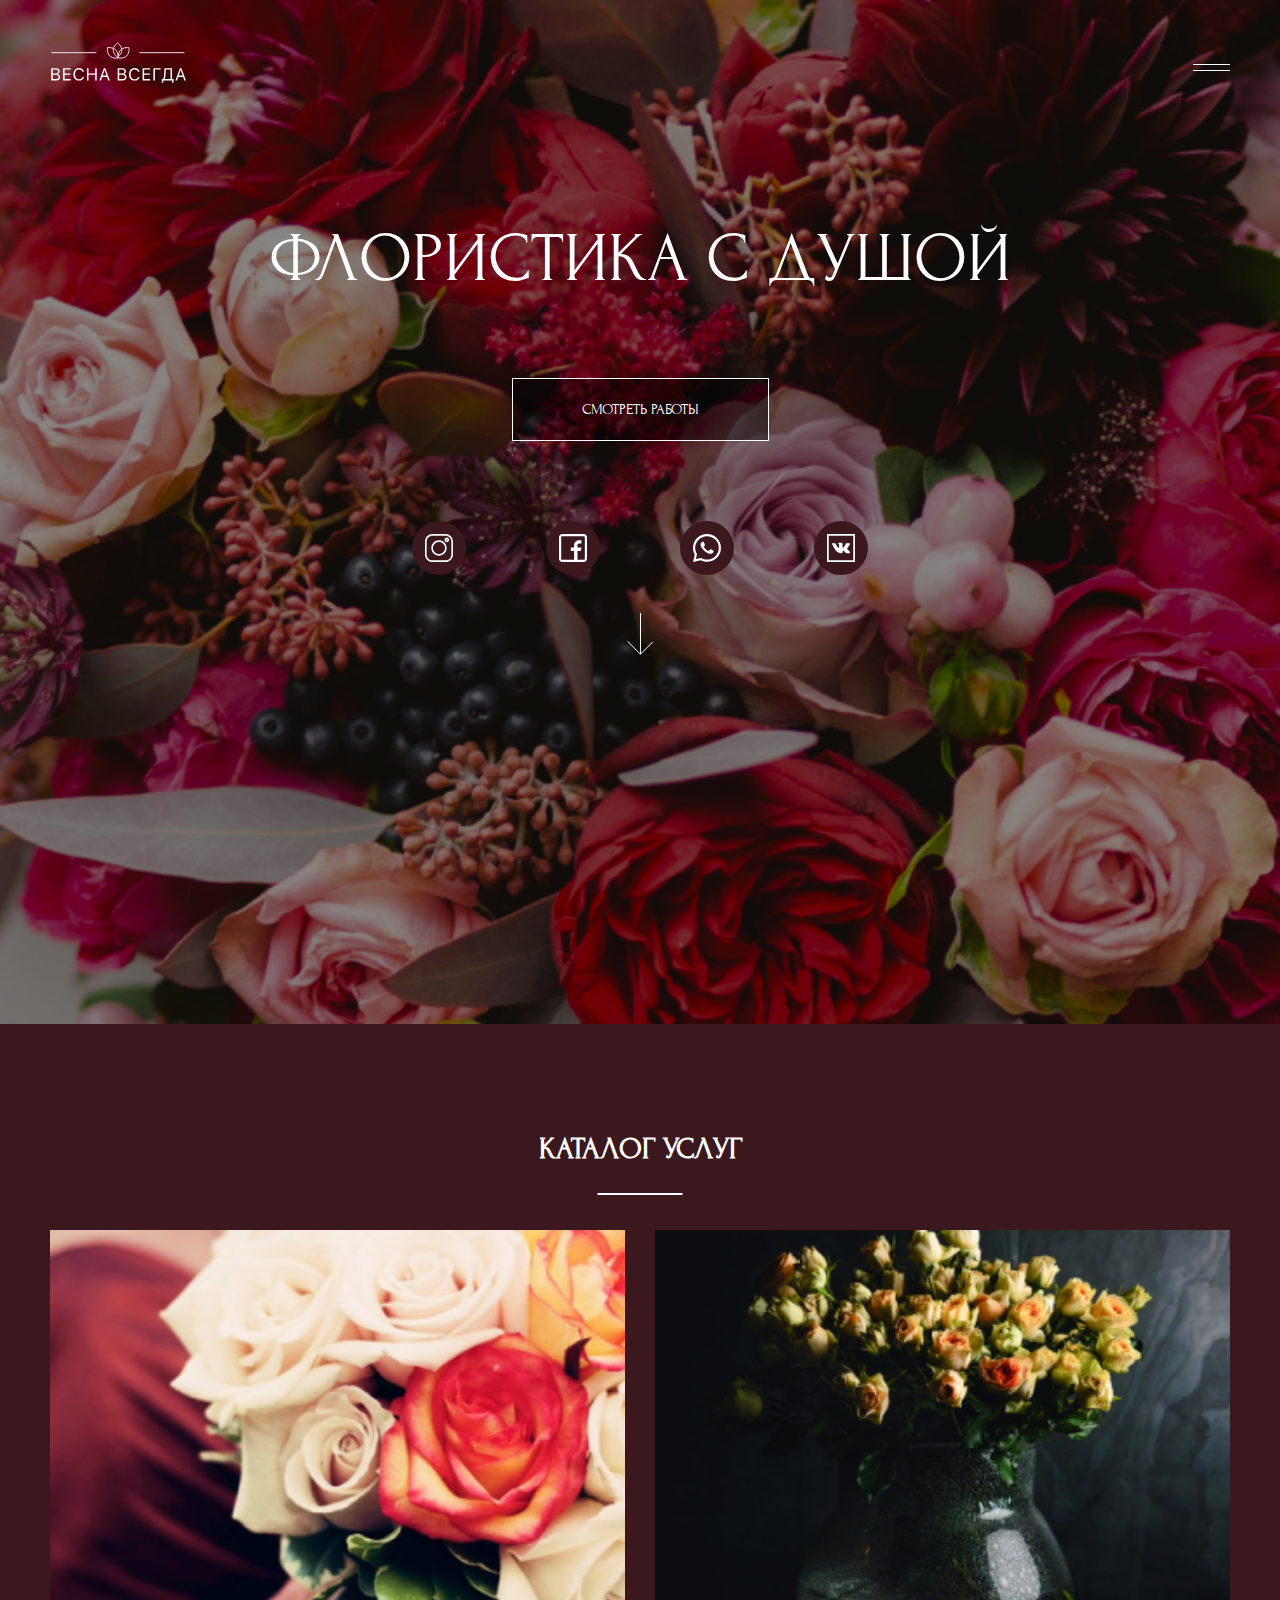
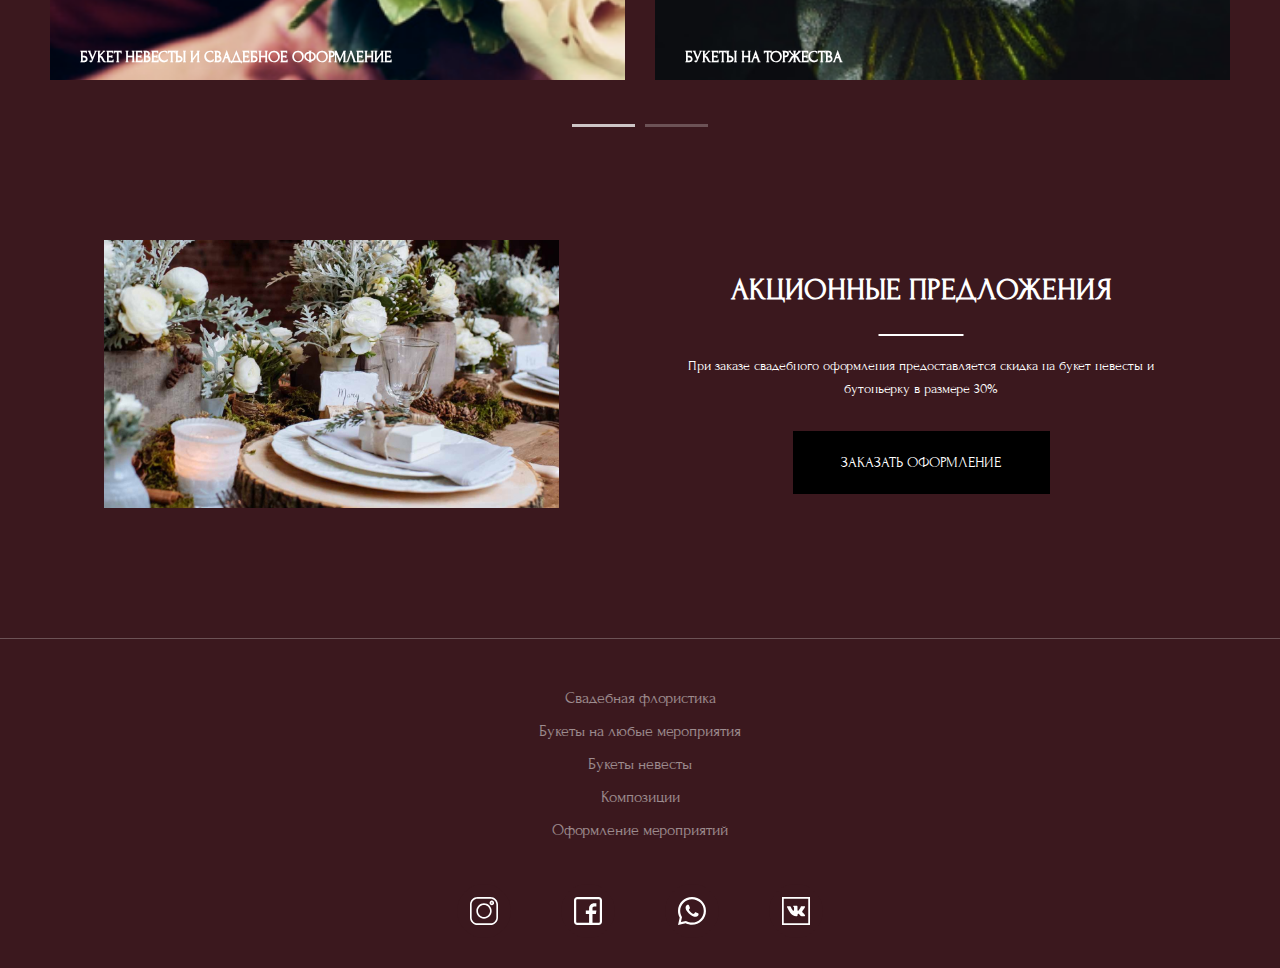
<file: index.html>
<!DOCTYPE html>
<html lang="ru">

<head>
    <meta charset="UTF-8">
    <meta name="viewport" content="width=device-width, initial-scale=1.0">
    <meta http-equiv="X-UA-Compatible" content="ie=edge">
    <link rel="stylesheet" href="style/normalize.css">
    <link rel="stylesheet" href="style/fonts.css">
    <link rel="stylesheet" href="style/style.css">
    <link rel="stylesheet" href="js/slick/slick.css">
    <link rel="stylesheet" href="js/slick/slick-theme.css">
    <title>Фото студия Весна Всегда</title>
</head>

<body>
    <h1 class="visual-hidden">Фото студия Весна Всегда</h1>
    <header class="main_header">
        <div class="wrapper">
            <a href="#" class="page_logo">
                <img src="img/logo.svg" alt="Всегда весна логотип">
            </a>
            <a href="#" class="menu">
                <span class="menu_burger"></span>
                Меню
            </a>
            <nav class="main_nav">
                <a href="#" class="menu_logo">
                    <img src="img/logo.svg" alt="Всегда весна логотип">
                </a>
                <ul class="menu_list ">
                    <li class="menu_item">
                        <a href="waddings.html">свадебная флористика</a>
                    </li>
                    <li class="menu_item">
                        <a href="celebrations.html">букеты на любые мероприятия</a>
                    </li>
                    <li class="menu_item">
                        <a href="composition.html">композиции</a>
                    </li>
                    <li class="menu_item">
                        <a href="party.html">оформление мероприятий</a>
                    </li>
                </ul>
                <button type="button" class="menu_close">Закрыть меню</button>
            </nav>
        </div>
    </header>
    <main>
        <section class="main_block">
            <div class="wrapper">
                <h2 class="main_title">
                    Флористика с душой
                </h2>
                <a href="#" class="btn main_btn main_btn--scroll" data-goto="#work_list">Смотреть работы</a>
                <ul class="social_list">
                    <li class="social_item">
                        <a href="#" class="social_link social_link-inst">
                            <svg xmlns="http://www.w3.org/2000/svg" version="1.1"
                                xmlns:xlink="http://www.w3.org/1999/xlink" 
                                width="25" height="25" x="0" y="0" viewBox="0 0 512.00096 512.00096"
                                style="enable-background:new 0 0 512 512" xml:space="preserve" class="">
                                <g>
                                    <path xmlns="http://www.w3.org/2000/svg"
                                        d="m373.40625 0h-234.8125c-76.421875 0-138.59375 62.171875-138.59375 138.59375v234.816406c0 76.417969 62.171875 138.589844 138.59375 138.589844h234.816406c76.417969 0 138.589844-62.171875 138.589844-138.589844v-234.816406c0-76.421875-62.171875-138.59375-138.59375-138.59375zm108.578125 373.410156c0 59.867188-48.707031 108.574219-108.578125 108.574219h-234.8125c-59.871094 0-108.578125-48.707031-108.578125-108.574219v-234.816406c0-59.871094 48.707031-108.578125 108.578125-108.578125h234.816406c59.867188 0 108.574219 48.707031 108.574219 108.578125zm0 0"
                                        fill="#ffffff" data-original="#000000" class="social_svg"></path>
                                    <path xmlns="http://www.w3.org/2000/svg"
                                        d="m256 116.003906c-77.195312 0-139.996094 62.800782-139.996094 139.996094s62.800782 139.996094 139.996094 139.996094 139.996094-62.800782 139.996094-139.996094-62.800782-139.996094-139.996094-139.996094zm0 249.976563c-60.640625 0-109.980469-49.335938-109.980469-109.980469 0-60.640625 49.339844-109.980469 109.980469-109.980469 60.644531 0 109.980469 49.339844 109.980469 109.980469 0 60.644531-49.335938 109.980469-109.980469 109.980469zm0 0"
                                        fill="#ffffff" data-original="#000000" class="social_svg"></path>
                                    <path xmlns="http://www.w3.org/2000/svg"
                                        d="m399.34375 66.285156c-22.8125 0-41.367188 18.558594-41.367188 41.367188 0 22.8125 18.554688 41.371094 41.367188 41.371094s41.371094-18.558594 41.371094-41.371094-18.558594-41.367188-41.371094-41.367188zm0 52.71875c-6.257812 0-11.351562-5.09375-11.351562-11.351562 0-6.261719 5.09375-11.351563 11.351562-11.351563 6.261719 0 11.355469 5.089844 11.355469 11.351563 0 6.257812-5.09375 11.351562-11.355469 11.351562zm0 0"
                                        fill="#ffffff" data-original="#000000" class="social_svg"></path>
                                </g>
                            </svg>
                            Instagram
                        </a>
                    </li>
                    <li class="social_item">
                        <a href="#" class="social_link social_link-fb">
                            <svg xmlns="http://www.w3.org/2000/svg" version="1.1"
                                xmlns:xlink="http://www.w3.org/1999/xlink" 
                                width="25" height="25" x="0" y="0" viewBox="0 0 512 512"
                                style="enable-background:new 0 0 512 512" xml:space="preserve" class="social_svg">
                                <g>
                                    <path
                                        d="M452,0H60C26.916,0,0,26.916,0,60v392c0,33.084,26.916,60,60,60h392c33.084,0,60-26.916,60-60V60    C512,26.916,485.084,0,452,0z M472,452c0,11.028-8.972,20-20,20H338V309h61.79L410,247h-72v-43c0-16.975,13.025-30,30-30h41v-62    h-41c-50.923,0-91.978,41.25-91.978,92.174V247H216v62h60.022v163H60c-11.028,0-20-8.972-20-20V60c0-11.028,8.972-20,20-20h392    c11.028,0,20,8.972,20,20V452z"
                                        fill="#ffffff" data-original="#000000" class="social_svg"></path>
                                </g>

                            </svg>
                            Facebook
                        </a>
                    </li>
                    <li class="social_item">
                        <a href="#" class="social_link social_link-whatsapp">
                            <svg xmlns="http://www.w3.org/2000/svg" version="1.1"
                                xmlns:xlink="http://www.w3.org/1999/xlink" 
                                width="25" height="26" x="0" y="0" viewBox="0 0 512 512"
                                style="enable-background:new 0 0 512 512" xml:space="preserve" class="">
                                <g>
                                    <path xmlns="http://www.w3.org/2000/svg"
                                        d="m435.921875 74.351562c-48.097656-47.917968-112.082031-74.3242182-180.179687-74.351562-67.945313 0-132.03125 26.382812-180.445313 74.289062-48.5 47.988282-75.234375 111.761719-75.296875 179.339844v.078125.046875c.0078125 40.902344 10.753906 82.164063 31.152344 119.828125l-30.453125 138.417969 140.011719-31.847656c35.460937 17.871094 75.027343 27.292968 114.933593 27.308594h.101563c67.933594 0 132.019531-26.386719 180.441406-74.296876 48.542969-48.027343 75.289062-111.71875 75.320312-179.339843.019532-67.144531-26.820312-130.882813-75.585937-179.472657zm-180.179687 393.148438h-.089844c-35.832032-.015625-71.335938-9.011719-102.667969-26.023438l-6.621094-3.59375-93.101562 21.175782 20.222656-91.90625-3.898437-6.722656c-19.382813-33.425782-29.625-70.324219-29.625-106.71875.074218-117.800782 96.863281-213.75 215.773437-213.75 57.445313.023437 111.421875 22.292968 151.984375 62.699218 41.175781 41.03125 63.84375 94.710938 63.824219 151.152344-.046875 117.828125-96.855469 213.6875-215.800781 213.6875zm0 0"
                                        fill="#ffffff" data-original="#000000" class="social_svg"></path>
                                    <path xmlns="http://www.w3.org/2000/svg"
                                        d="m186.152344 141.863281h-11.210938c-3.902344 0-10.238281 1.460938-15.597656 7.292969-5.363281 5.835938-20.476562 19.941406-20.476562 48.628906s20.964843 56.40625 23.886718 60.300782c2.925782 3.890624 40.46875 64.640624 99.929688 88.011718 49.417968 19.421875 59.476562 15.558594 70.199218 14.585938 10.726563-.96875 34.613282-14.101563 39.488282-27.714844s4.875-25.285156 3.414062-27.722656c-1.464844-2.429688-5.367187-3.886719-11.214844-6.800782-5.851562-2.917968-34.523437-17.261718-39.886718-19.210937-5.363282-1.941406-9.261719-2.914063-13.164063 2.925781-3.902343 5.828125-15.390625 19.3125-18.804687 23.203125-3.410156 3.894531-6.824219 4.382813-12.675782 1.464844-5.851562-2.925781-24.5-9.191406-46.847656-29.050781-17.394531-15.457032-29.464844-35.167969-32.878906-41.003906-3.410156-5.832032-.363281-8.988282 2.570312-11.898438 2.628907-2.609375 6.179688-6.179688 9.105469-9.582031 2.921875-3.40625 3.753907-5.835938 5.707031-9.726563 1.949219-3.890625.972657-7.296875-.488281-10.210937-1.464843-2.917969-12.691406-31.75-17.894531-43.28125h.003906c-4.382812-9.710938-8.996094-10.039063-13.164062-10.210938zm0 0"
                                        fill="#ffffff" data-original="#000000" class="social_svg"></path>
                                </g>
                            </svg>
                            Whatsapp
                        </a>
                    </li>
                    <li class="social_item">
                        <a href="#" class="social_link social_link-vk">
                            <svg xmlns="http://www.w3.org/2000/svg" version="1.1"
                                xmlns:xlink="http://www.w3.org/1999/xlink" 
                                width="512" height="512" x="0" y="0" viewBox="0 0 485 485"
                                style="enable-background:new 0 0 512 512" xml:space="preserve" class="">
                                <g>
                                    <path xmlns="http://www.w3.org/2000/svg"
                                        d="m144.753906 275.964844c12.160156 16.476562 26.132813 31.046875 44.183594 41.355468 20.441406 11.683594 42.449219 15.207032 65.660156 14.132813 10.84375-.519531 14.105469-3.347656 14.605469-14.152344.335937-7.402343 1.191406-14.785156 4.835937-21.4375 3.582032-6.523437 9.015626-7.757812 15.285157-3.699219 3.121093 2.050782 5.75 4.617188 8.238281 7.363282 6.109375 6.667968 12.023438 13.574218 18.351562 20.023437 7.957032 8.101563 17.394532 12.875 29.234376 11.902344l45.875.019531c7.382812-.5 11.222656-9.550781 6.984374-17.816406-2.984374-5.769531-6.902343-10.902344-11.042968-15.882812-9.375-11.261719-20.421875-20.859376-30.867188-31.046876-9.414062-9.191406-10.011718-14.527343-2.449218-25.132812 8.277343-11.585938 17.152343-22.710938 25.492187-34.234375 7.78125-10.765625 15.765625-21.515625 19.839844-34.390625 2.609375-8.21875.300781-11.839844-8.09375-13.292969-1.453125-.238281-2.964844-.238281-4.4375-.238281l-49.917969-.0625c-6.148438-.097656-9.53125 2.589844-11.703125 8.039062-2.945313 7.367188-5.96875 14.730469-9.476563 21.816407-7.917968 16.121093-16.777343 31.703125-29.195312 44.878906-2.746094 2.902344-5.792969 6.585937-10.367188 5.074219-5.710937-2.089844-7.402343-11.519532-7.304687-14.703125l-.042969-57.621094c-1.109375-8.214844-2.945312-11.898437-11.121094-13.496094h-51.847656c-6.902344 0-10.386718 2.691407-14.089844 7.007813-2.109374 2.511718-2.769531 4.121094 1.613282 4.957031 8.59375 1.628906 13.472656 7.203125 14.746094 15.824219 2.050781 13.792968 1.910156 27.640625.71875 41.472656-.339844 4.039062-1.035157 8.0625-2.632813 11.84375-2.503906 5.949219-6.566406 7.144531-11.878906 3.484375-4.792969-3.304687-8.175781-7.960937-11.503907-12.636719-12.4375-17.578125-22.347656-36.519531-30.449218-56.425781-2.328125-5.753906-6.367188-9.234375-12.457032-9.335937-14.96875-.238282-29.953124-.273438-44.941406.019531-8.996094.160156-11.683594 4.539062-8 12.71875 16.300782 36.28125 34.453125 71.546875 58.15625 103.671875zm0 0"
                                        fill="#ffffff" data-original="#000000" class="social_svg"></path>
                                    <path xmlns="http://www.w3.org/2000/svg"
                                        d="m0 0v485h485v-485zm455 455h-425v-425h425zm0 0" fill="#ffffff"
                                        data-original="#000000" class="social_svg"></path>
                                </g>
                            </svg>
                            Vk
                        </a>
                    </li>
                </ul>
                <a href="#" class="scroll_to" data-goto="#work_list">смотреть каталог <img src="img/arrow-down.svg" alt="перейти к каталогу" data-goto="#work_list">
                </a>
                <span class="mouse_logo"><img src="img/scroll-btn.svg" alt="Смотреть все"></span>
            </div>
        </section>
        <section class="catalog" id="work_list">
            <div class="wrapper">
                <h2 class="h2_title catalog_title">Каталог Услуг</h2>
                <div class="slider">
                    <div class="slider_wrapper">
                        <div class="slide">
                            <a href="waddings.html">
                                <img src="img/waddings.png" alt="свадебный букет">                                
                            </a>
                            <div class="slide_desc">
                                <h3 class="slide_title">букет невесты и свадебное оформление </h3>
                                <a href="waddings.html" class="btn slide_btn">смотреть работы </a>
                            </div>
                        </div>

                        <div class="slide">
                            <a href="celebrations.html">
                                <img src="img/celebrations.png" alt="оформление торжественных мероприятий">                              
                            </a>
                            <div class="slide_desc">
                                <h3 class="slide_title">букеты на торжества</h3>
                                <a href="celebrations.html" class="btn slide_btn">смотреть работы</a>
                            </div>
                        </div>
                        <div class="slide">
                            <a href="composition.html">
                                <img src="img/composition.png" alt="композиции">                               
                            </a>
                            <div class="slide_desc">
                                <h3 class="slide_title">композиции</h3>
                                <a href="composition.html" class="btn slide_btn">смотреть работы</a>
                            </div>
                        </div>
                        <div class="slide">
                            <a href="party.html">
                                <img src="img/party.png" alt="оформление мероприятий">                              
                            </a>
                            <div class="slide_desc">
                                <h3 class="slide_title">оформление мероприятий</h3>
                                <a href="party.html" class="btn slide_btn">смотреть работы</a>
                            </div>
                        </div>
                    </div>
                </div>
            </div>
        </section>
        <section class="promoution">
            <div class="wrapper">
                <div class="promoution_inner">
                    <div class="promoution_desc">
                        <h2 class="h2_title promoution_title">акционные предложения</h2>
                        <p>При заказе свадебного оформления предоставляется скидка на букет невесты и бутоньерку в
                            размере 30%</p>
                        <a href="#" class="btn promoution_btn order_btn">заказать оформление</a>
                    </div>
                    <img src="img/promo.jpg" alt="Акции и предложения">
                </div>

            </div>
        </section>
    </main>
    <footer>
        <div class="wrapper">
            <ul class="footer_links_list">
                <li class="footer_link_item">
                    <a href="waddings.html">Cвадебная флористика</a>
                </li>
                <li class="footer_link_item">
                    <a href="celebrations.html">Букеты на любые мероприятия</a>
                </li>
                <li class="footer_link_item">
                    <a href="waddings.html">Букеты невесты</a>
                </li>
                <li class="footer_link_item">
                    <a href="composition.html">Композиции</a>
                </li>
                <li class="footer_link_item">
                    <a href="party.html">Оформление мероприятий</a>
                </li>
            </ul>

            <ul class="footer_social_list">
                <li class="social_item footer_social_item">
                    <a href="#" class="social_link social_link-inst">
                        <svg xmlns="http://www.w3.org/2000/svg" version="1.1" xmlns:xlink="http://www.w3.org/1999/xlink"
                           width="25" height="25" x="0" y="0"
                            viewBox="0 0 512.00096 512.00096" style="enable-background:new 0 0 512 512"
                            xml:space="preserve" class="">
                            <g>
                                <path xmlns="http://www.w3.org/2000/svg"
                                    d="m373.40625 0h-234.8125c-76.421875 0-138.59375 62.171875-138.59375 138.59375v234.816406c0 76.417969 62.171875 138.589844 138.59375 138.589844h234.816406c76.417969 0 138.589844-62.171875 138.589844-138.589844v-234.816406c0-76.421875-62.171875-138.59375-138.59375-138.59375zm108.578125 373.410156c0 59.867188-48.707031 108.574219-108.578125 108.574219h-234.8125c-59.871094 0-108.578125-48.707031-108.578125-108.574219v-234.816406c0-59.871094 48.707031-108.578125 108.578125-108.578125h234.816406c59.867188 0 108.574219 48.707031 108.574219 108.578125zm0 0"
                                    fill="#ffffff" data-original="#000000" class="social_svg"></path>
                                <path xmlns="http://www.w3.org/2000/svg"
                                    d="m256 116.003906c-77.195312 0-139.996094 62.800782-139.996094 139.996094s62.800782 139.996094 139.996094 139.996094 139.996094-62.800782 139.996094-139.996094-62.800782-139.996094-139.996094-139.996094zm0 249.976563c-60.640625 0-109.980469-49.335938-109.980469-109.980469 0-60.640625 49.339844-109.980469 109.980469-109.980469 60.644531 0 109.980469 49.339844 109.980469 109.980469 0 60.644531-49.335938 109.980469-109.980469 109.980469zm0 0"
                                    fill="#ffffff" data-original="#000000" class="social_svg"></path>
                                <path xmlns="http://www.w3.org/2000/svg"
                                    d="m399.34375 66.285156c-22.8125 0-41.367188 18.558594-41.367188 41.367188 0 22.8125 18.554688 41.371094 41.367188 41.371094s41.371094-18.558594 41.371094-41.371094-18.558594-41.367188-41.371094-41.367188zm0 52.71875c-6.257812 0-11.351562-5.09375-11.351562-11.351562 0-6.261719 5.09375-11.351563 11.351562-11.351563 6.261719 0 11.355469 5.089844 11.355469 11.351563 0 6.257812-5.09375 11.351562-11.355469 11.351562zm0 0"
                                    fill="#ffffff" data-original="#000000" class="social_svg"></path>
                            </g>
                        </svg>
                        Instagram
                    </a>
                </li>
                <li class="social_item footer_social_item">
                    <a href="#" class="social_link social_link-fb">
                        <svg xmlns="http://www.w3.org/2000/svg" version="1.1" xmlns:xlink="http://www.w3.org/1999/xlink"
                            width="25" height="25" x="0" y="0"
                            viewBox="0 0 512 512" style="enable-background:new 0 0 512 512" xml:space="preserve"
                            class="social_svg">
                            <g>
                                <path
                                    d="M452,0H60C26.916,0,0,26.916,0,60v392c0,33.084,26.916,60,60,60h392c33.084,0,60-26.916,60-60V60    C512,26.916,485.084,0,452,0z M472,452c0,11.028-8.972,20-20,20H338V309h61.79L410,247h-72v-43c0-16.975,13.025-30,30-30h41v-62    h-41c-50.923,0-91.978,41.25-91.978,92.174V247H216v62h60.022v163H60c-11.028,0-20-8.972-20-20V60c0-11.028,8.972-20,20-20h392    c11.028,0,20,8.972,20,20V452z"
                                    fill="#ffffff" data-original="#000000" class="social_svg"></path>
                            </g>

                        </svg>
                        Facebook
                    </a>
                </li>
                <li class="social_item footer_social_item">
                    <a href="#" class="social_link social_link-whatsapp">
                        <svg xmlns="http://www.w3.org/2000/svg" version="1.1" xmlns:xlink="http://www.w3.org/1999/xlink"
                       width="25" height="26" x="0" y="0"
                            viewBox="0 0 512 512" style="enable-background:new 0 0 512 512" xml:space="preserve"
                            class="">
                            <g>
                                <path xmlns="http://www.w3.org/2000/svg"
                                    d="m435.921875 74.351562c-48.097656-47.917968-112.082031-74.3242182-180.179687-74.351562-67.945313 0-132.03125 26.382812-180.445313 74.289062-48.5 47.988282-75.234375 111.761719-75.296875 179.339844v.078125.046875c.0078125 40.902344 10.753906 82.164063 31.152344 119.828125l-30.453125 138.417969 140.011719-31.847656c35.460937 17.871094 75.027343 27.292968 114.933593 27.308594h.101563c67.933594 0 132.019531-26.386719 180.441406-74.296876 48.542969-48.027343 75.289062-111.71875 75.320312-179.339843.019532-67.144531-26.820312-130.882813-75.585937-179.472657zm-180.179687 393.148438h-.089844c-35.832032-.015625-71.335938-9.011719-102.667969-26.023438l-6.621094-3.59375-93.101562 21.175782 20.222656-91.90625-3.898437-6.722656c-19.382813-33.425782-29.625-70.324219-29.625-106.71875.074218-117.800782 96.863281-213.75 215.773437-213.75 57.445313.023437 111.421875 22.292968 151.984375 62.699218 41.175781 41.03125 63.84375 94.710938 63.824219 151.152344-.046875 117.828125-96.855469 213.6875-215.800781 213.6875zm0 0"
                                    fill="#ffffff" data-original="#000000" class="social_svg"></path>
                                <path xmlns="http://www.w3.org/2000/svg"
                                    d="m186.152344 141.863281h-11.210938c-3.902344 0-10.238281 1.460938-15.597656 7.292969-5.363281 5.835938-20.476562 19.941406-20.476562 48.628906s20.964843 56.40625 23.886718 60.300782c2.925782 3.890624 40.46875 64.640624 99.929688 88.011718 49.417968 19.421875 59.476562 15.558594 70.199218 14.585938 10.726563-.96875 34.613282-14.101563 39.488282-27.714844s4.875-25.285156 3.414062-27.722656c-1.464844-2.429688-5.367187-3.886719-11.214844-6.800782-5.851562-2.917968-34.523437-17.261718-39.886718-19.210937-5.363282-1.941406-9.261719-2.914063-13.164063 2.925781-3.902343 5.828125-15.390625 19.3125-18.804687 23.203125-3.410156 3.894531-6.824219 4.382813-12.675782 1.464844-5.851562-2.925781-24.5-9.191406-46.847656-29.050781-17.394531-15.457032-29.464844-35.167969-32.878906-41.003906-3.410156-5.832032-.363281-8.988282 2.570312-11.898438 2.628907-2.609375 6.179688-6.179688 9.105469-9.582031 2.921875-3.40625 3.753907-5.835938 5.707031-9.726563 1.949219-3.890625.972657-7.296875-.488281-10.210937-1.464843-2.917969-12.691406-31.75-17.894531-43.28125h.003906c-4.382812-9.710938-8.996094-10.039063-13.164062-10.210938zm0 0"
                                    fill="#ffffff" data-original="#000000" class="social_svg"></path>
                            </g>
                        </svg>
                        Whatsapp
                    </a>
                </li>
                <li class="social_item footer_social_item">
                    <a href="#" class="social_link social_link-vk">
                        <svg xmlns="http://www.w3.org/2000/svg" version="1.1" xmlns:xlink="http://www.w3.org/1999/xlink"
                             width="512" height="512" x="0" y="0"
                            viewBox="0 0 485 485" style="enable-background:new 0 0 512 512" xml:space="preserve"
                            class="">
                            <g>
                                <path xmlns="http://www.w3.org/2000/svg"
                                    d="m144.753906 275.964844c12.160156 16.476562 26.132813 31.046875 44.183594 41.355468 20.441406 11.683594 42.449219 15.207032 65.660156 14.132813 10.84375-.519531 14.105469-3.347656 14.605469-14.152344.335937-7.402343 1.191406-14.785156 4.835937-21.4375 3.582032-6.523437 9.015626-7.757812 15.285157-3.699219 3.121093 2.050782 5.75 4.617188 8.238281 7.363282 6.109375 6.667968 12.023438 13.574218 18.351562 20.023437 7.957032 8.101563 17.394532 12.875 29.234376 11.902344l45.875.019531c7.382812-.5 11.222656-9.550781 6.984374-17.816406-2.984374-5.769531-6.902343-10.902344-11.042968-15.882812-9.375-11.261719-20.421875-20.859376-30.867188-31.046876-9.414062-9.191406-10.011718-14.527343-2.449218-25.132812 8.277343-11.585938 17.152343-22.710938 25.492187-34.234375 7.78125-10.765625 15.765625-21.515625 19.839844-34.390625 2.609375-8.21875.300781-11.839844-8.09375-13.292969-1.453125-.238281-2.964844-.238281-4.4375-.238281l-49.917969-.0625c-6.148438-.097656-9.53125 2.589844-11.703125 8.039062-2.945313 7.367188-5.96875 14.730469-9.476563 21.816407-7.917968 16.121093-16.777343 31.703125-29.195312 44.878906-2.746094 2.902344-5.792969 6.585937-10.367188 5.074219-5.710937-2.089844-7.402343-11.519532-7.304687-14.703125l-.042969-57.621094c-1.109375-8.214844-2.945312-11.898437-11.121094-13.496094h-51.847656c-6.902344 0-10.386718 2.691407-14.089844 7.007813-2.109374 2.511718-2.769531 4.121094 1.613282 4.957031 8.59375 1.628906 13.472656 7.203125 14.746094 15.824219 2.050781 13.792968 1.910156 27.640625.71875 41.472656-.339844 4.039062-1.035157 8.0625-2.632813 11.84375-2.503906 5.949219-6.566406 7.144531-11.878906 3.484375-4.792969-3.304687-8.175781-7.960937-11.503907-12.636719-12.4375-17.578125-22.347656-36.519531-30.449218-56.425781-2.328125-5.753906-6.367188-9.234375-12.457032-9.335937-14.96875-.238282-29.953124-.273438-44.941406.019531-8.996094.160156-11.683594 4.539062-8 12.71875 16.300782 36.28125 34.453125 71.546875 58.15625 103.671875zm0 0"
                                    fill="#ffffff" data-original="#000000" class="social_svg"></path>
                                <path xmlns="http://www.w3.org/2000/svg"
                                    d="m0 0v485h485v-485zm455 455h-425v-425h425zm0 0" fill="#ffffff"
                                    data-original="#000000" class="social_svg"></path>
                            </g>
                        </svg>
                        Vk
                    </a>
                </li>
            </ul>

        </div>
    </footer>

    <article class="call_back ">
        <div class="call_back_inner">
            <img src="img/review-photo.png" alt="Напишите нам">
            <form class="call_back_form">
                <h2 class="h2_title form_title">Оставьте свой номер и мы вам перезвоним!</h2>
                <label for="form_name" class="visual-hidden">Имя</label>
                <input type="text" name="form_name" id="form_name" placeholder="Имя">
                <label for="form_phone" class="visual-hidden">Телефон</label>
                <input type="text" name="form_phone" id="form_phone" placeholder="Телефон">
                <button type="submit" class="btn form_btn">Позвонить мне</button>
            </form>
            <button type="button" class="close_form">Закрыть форму</button>
        </div>
    </article>

    <script src="js/slick/jquery-3.6.0.min.js" defer></script>
    <script src="js/slick/slick.min.js" defer></script>
    <script src="js/main_slider.js" defer></script>
    <script src="js/menu.js" defer></script>
    <script src="js/scroll.js" defer></script>

</body>

</html>
</file>
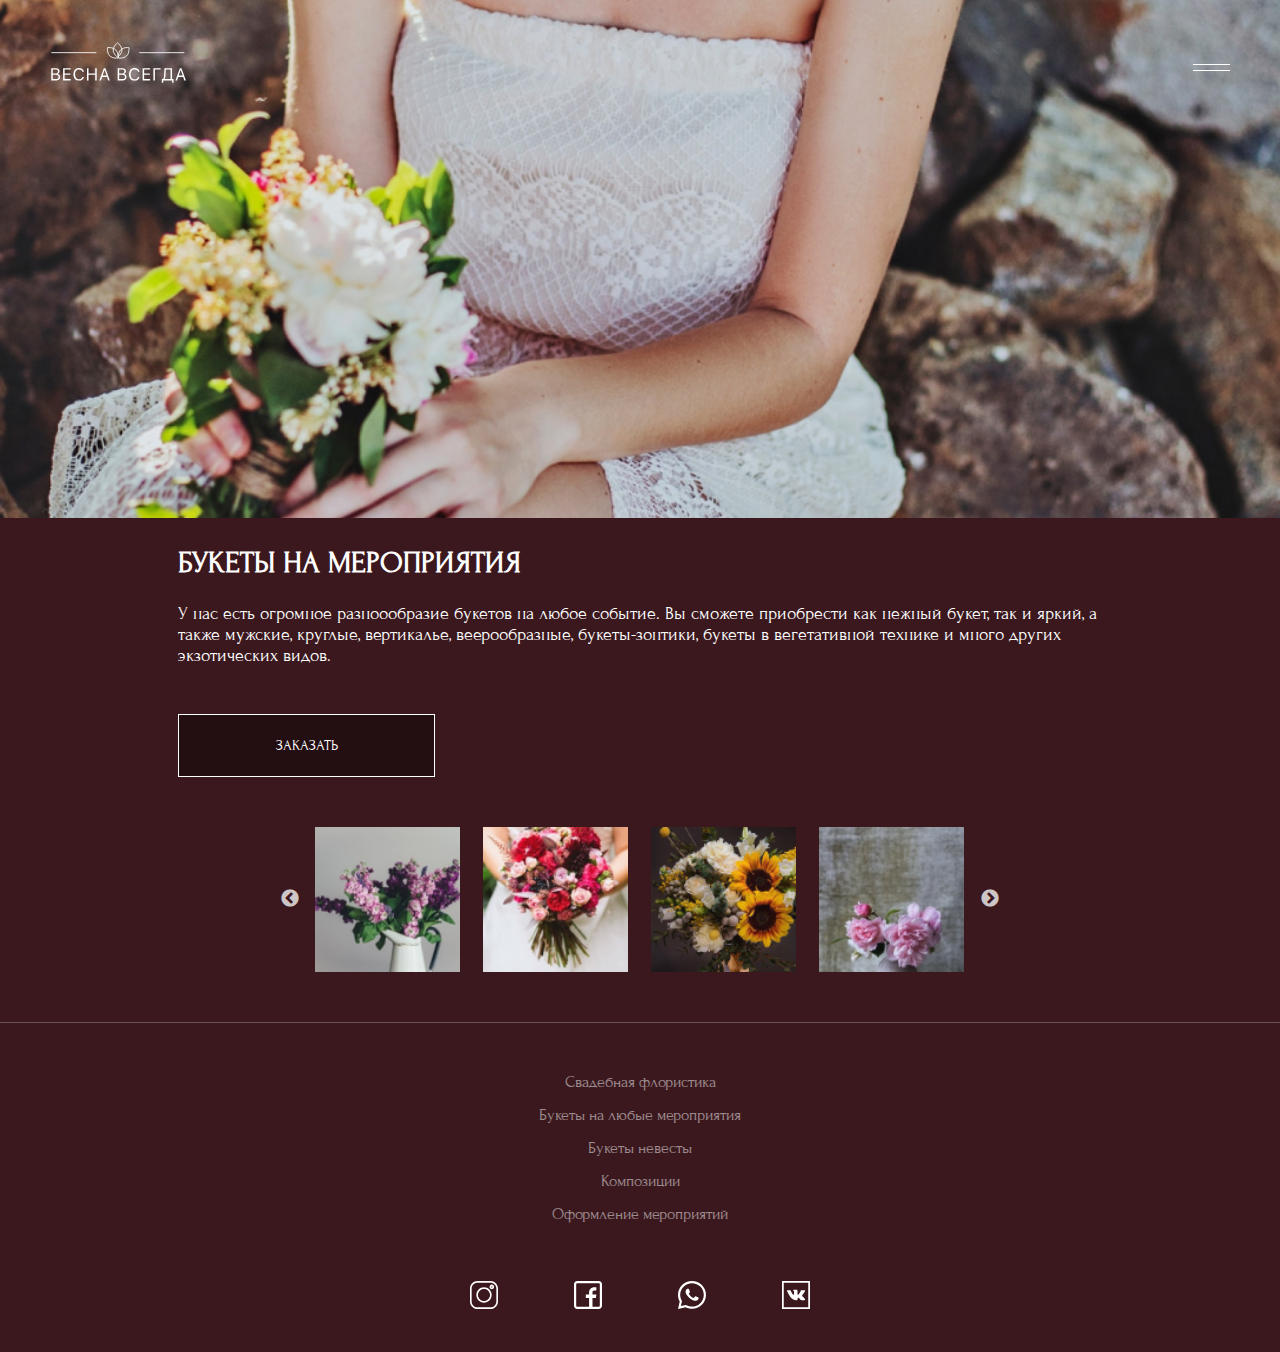
<file: celebrations.html>
<!DOCTYPE html>
<html lang="ru">

<head>
    <meta charset="UTF-8">
    <meta name="viewport" content="width=device-width, initial-scale=1.0">
    <meta http-equiv="X-UA-Compatible" content="ie=edge">
    <link rel="stylesheet" href="style/normalize.css">
    <link rel="stylesheet" href="style/fonts.css">
    <link rel="stylesheet" href="style/style.css">
    <link rel="stylesheet" href="js/slick/slick.css">
    <link rel="stylesheet" href="js/slick/slick-theme.css">
    <title>Букеты на любые мероприятия</title>
</head>

<body>
    <h1 class="visual-hidden">Букеты на любые мероприятия</h1>
    <header class="main_header">
        <div class="wrapper">
            <a href="index.html" class="page_logo">
                <img src="img/logo.svg" alt="Всегда весна логотип">
            </a>
            <a href="#" class="menu">
                <span class="menu_burger"></span>
                Меню
            </a>
            <nav class="main_nav">
                <a href="index.html" class="menu_logo">
                    <img src="img/logo.svg" alt="Всегда весна логотип">
                </a>
                <ul class="menu_list ">
                    <li class="menu_item ">
                        <a href="waddings.html">свадебная флористика</a>
                    </li>
                    <li class="menu_item">
                        <a class="menu_item--active">букеты на любые мероприятия</a>
                    </li>
                    <li class="menu_item">
                        <a href="composition.html">композиции</a>
                    </li>
                    <li class="menu_item">
                        <a href="party.html">оформление мероприятий</a>
                    </li>
                </ul>
                <button type="button" class="menu_close">Закрыть меню</button>
            </nav>
        </div>
    </header>
    <main class="page_inner">
        <div class="inner_block">
            <img src="img/celebrations/celebrations-main.jpg" class="main_img" alt="Свадебные фото">
            <div class="wrapper">
                <div class="inner_desc">
                    <h2 class="h2_title waddings_title">букеты на
                        мероприятия</h2>
                    <p class="description">У нас есть огромное разноообразие букетов на любое событие. 
                        Вы сможете приобрести как нежный букет, так и яркий, а также мужские, круглые, вертикалье, веерообразные, букеты-зонтики, букеты в вегетативной технике и много  других экзотических видов.</p>
                    <a href="#" class="btn inner_btn order_btn">Заказать</a>
                    <div class="page_slider">
                        <div class="inner_slider">
                            <div class="inner_slide">
                                <a href="#" class="photo">
                                    <img src="img/celebrations/slide-preview1.jpg" alt="фото 1">
                                </a>
                            </div>
                            <div class="inner_slide">
                                <a href="#" class="photo">
                                    <img src="img/celebrations/slide-preview2.jpg" alt="фото 2">
                                </a>
                            </div>
                            <div class="inner_slide">
                                <a href="#" class="photo">
                                    <img src="img/celebrations/slide-preview3.jpg" alt="фото 3">
                                </a>
                            </div>
                            <div class="inner_slide">
                                <a href="#" class="photo">
                                    <img src="img/celebrations/slide-preview4.jpg" alt="фото 4">
                                </a>
                            </div>
                            <div class="inner_slide">
                                <a href="#" class="photo">
                                    <img src="img/celebrations/slide-preview5.jpg" alt="фото 5">
                                </a>
                            </div>
                            <div class="inner_slide">
                                <a href="#" class="photo">
                                    <img src="img/celebrations/slide-preview6.jpg" alt="фото 6">
                                </a>
                            </div>
                            <div class="inner_slide">
                                <a href="#" class="photo">
                                    <img src="img/celebrations/slide-preview7.jpg" alt="фото 7">
                                </a>
                            </div>
                            <div class="inner_slide">
                                <a href="#" class="photo">
                                    <img src="img/celebrations/slide-preview8.jpg" alt="фото 8">
                                </a>
                            </div>
                        </div>
                    </div>
                </div>
            </div>
            <a href="#" class="more">Больше фото в профиле <svg xmlns="http://www.w3.org/2000/svg" version="1.1"
                    xmlns:xlink="http://www.w3.org/1999/xlink" width="25" height="25" x="0" y="0"
                    viewBox="0 0 512.00096 512.00096" style="enable-background:new 0 0 512 512" xml:space="preserve"
                    class="">
                    <g>
                        <path xmlns="http://www.w3.org/2000/svg"
                            d="m373.40625 0h-234.8125c-76.421875 0-138.59375 62.171875-138.59375 138.59375v234.816406c0 76.417969 62.171875 138.589844 138.59375 138.589844h234.816406c76.417969 0 138.589844-62.171875 138.589844-138.589844v-234.816406c0-76.421875-62.171875-138.59375-138.59375-138.59375zm108.578125 373.410156c0 59.867188-48.707031 108.574219-108.578125 108.574219h-234.8125c-59.871094 0-108.578125-48.707031-108.578125-108.574219v-234.816406c0-59.871094 48.707031-108.578125 108.578125-108.578125h234.816406c59.867188 0 108.574219 48.707031 108.574219 108.578125zm0 0"
                            fill="#ffffff" data-original="#000000" class="social_svg"></path>
                        <path xmlns="http://www.w3.org/2000/svg"
                            d="m256 116.003906c-77.195312 0-139.996094 62.800782-139.996094 139.996094s62.800782 139.996094 139.996094 139.996094 139.996094-62.800782 139.996094-139.996094-62.800782-139.996094-139.996094-139.996094zm0 249.976563c-60.640625 0-109.980469-49.335938-109.980469-109.980469 0-60.640625 49.339844-109.980469 109.980469-109.980469 60.644531 0 109.980469 49.339844 109.980469 109.980469 0 60.644531-49.335938 109.980469-109.980469 109.980469zm0 0"
                            fill="#ffffff" data-original="#000000" class="social_svg"></path>
                        <path xmlns="http://www.w3.org/2000/svg"
                            d="m399.34375 66.285156c-22.8125 0-41.367188 18.558594-41.367188 41.367188 0 22.8125 18.554688 41.371094 41.367188 41.371094s41.371094-18.558594 41.371094-41.371094-18.558594-41.367188-41.371094-41.367188zm0 52.71875c-6.257812 0-11.351562-5.09375-11.351562-11.351562 0-6.261719 5.09375-11.351563 11.351562-11.351563 6.261719 0 11.355469 5.089844 11.355469 11.351563 0 6.257812-5.09375 11.351562-11.355469 11.351562zm0 0"
                            fill="#ffffff" data-original="#000000" class="social_svg"></path>
                    </g>
                </svg>
            </a>
        </div>

    </main>
    <footer class="page_inner_footer">
        <div class="wrapper">
            <ul class="footer_links_list">
                <li class="footer_link_item">
                    <a href="waddings.html">Cвадебная флористика</a>
                </li>
                <li class="footer_link_item">
                    <a href="celebrations.html">Букеты на любые мероприятия</a>
                </li>
                <li class="footer_link_item">
                    <a href="waddings.html">Букеты невесты</a>
                </li>
                <li class="footer_link_item">
                    <a href="composition.html">Композиции</a>
                </li>
                <li class="footer_link_item">
                    <a href="party.html">Оформление мероприятий</a>
                </li>
            </ul>

            <ul class="footer_social_list">
                <li class="social_item footer_social_item">
                    <a href="#" class="social_link social_link-inst">
                        <svg xmlns="http://www.w3.org/2000/svg" version="1.1" xmlns:xlink="http://www.w3.org/1999/xlink"
                            width="25" height="25" x="0" y="0" viewBox="0 0 512.00096 512.00096"
                            style="enable-background:new 0 0 512 512" xml:space="preserve" class="">
                            <g>
                                <path xmlns="http://www.w3.org/2000/svg"
                                    d="m373.40625 0h-234.8125c-76.421875 0-138.59375 62.171875-138.59375 138.59375v234.816406c0 76.417969 62.171875 138.589844 138.59375 138.589844h234.816406c76.417969 0 138.589844-62.171875 138.589844-138.589844v-234.816406c0-76.421875-62.171875-138.59375-138.59375-138.59375zm108.578125 373.410156c0 59.867188-48.707031 108.574219-108.578125 108.574219h-234.8125c-59.871094 0-108.578125-48.707031-108.578125-108.574219v-234.816406c0-59.871094 48.707031-108.578125 108.578125-108.578125h234.816406c59.867188 0 108.574219 48.707031 108.574219 108.578125zm0 0"
                                    fill="#ffffff" data-original="#000000" class="social_svg"></path>
                                <path xmlns="http://www.w3.org/2000/svg"
                                    d="m256 116.003906c-77.195312 0-139.996094 62.800782-139.996094 139.996094s62.800782 139.996094 139.996094 139.996094 139.996094-62.800782 139.996094-139.996094-62.800782-139.996094-139.996094-139.996094zm0 249.976563c-60.640625 0-109.980469-49.335938-109.980469-109.980469 0-60.640625 49.339844-109.980469 109.980469-109.980469 60.644531 0 109.980469 49.339844 109.980469 109.980469 0 60.644531-49.335938 109.980469-109.980469 109.980469zm0 0"
                                    fill="#ffffff" data-original="#000000" class="social_svg"></path>
                                <path xmlns="http://www.w3.org/2000/svg"
                                    d="m399.34375 66.285156c-22.8125 0-41.367188 18.558594-41.367188 41.367188 0 22.8125 18.554688 41.371094 41.367188 41.371094s41.371094-18.558594 41.371094-41.371094-18.558594-41.367188-41.371094-41.367188zm0 52.71875c-6.257812 0-11.351562-5.09375-11.351562-11.351562 0-6.261719 5.09375-11.351563 11.351562-11.351563 6.261719 0 11.355469 5.089844 11.355469 11.351563 0 6.257812-5.09375 11.351562-11.355469 11.351562zm0 0"
                                    fill="#ffffff" data-original="#000000" class="social_svg"></path>
                            </g>
                        </svg>
                        Instagram
                    </a>
                </li>
                <li class="social_item footer_social_item">
                    <a href="#" class="social_link social_link-fb">
                        <svg xmlns="http://www.w3.org/2000/svg" version="1.1" xmlns:xlink="http://www.w3.org/1999/xlink"
                            width="25" height="25" x="0" y="0" viewBox="0 0 512 512"
                            style="enable-background:new 0 0 512 512" xml:space="preserve" class="social_svg">
                            <g>
                                <path
                                    d="M452,0H60C26.916,0,0,26.916,0,60v392c0,33.084,26.916,60,60,60h392c33.084,0,60-26.916,60-60V60    C512,26.916,485.084,0,452,0z M472,452c0,11.028-8.972,20-20,20H338V309h61.79L410,247h-72v-43c0-16.975,13.025-30,30-30h41v-62    h-41c-50.923,0-91.978,41.25-91.978,92.174V247H216v62h60.022v163H60c-11.028,0-20-8.972-20-20V60c0-11.028,8.972-20,20-20h392    c11.028,0,20,8.972,20,20V452z"
                                    fill="#ffffff" data-original="#000000" class="social_svg"></path>
                            </g>

                        </svg>
                        Facebook
                    </a>
                </li>
                <li class="social_item footer_social_item">
                    <a href="#" class="social_link social_link-whatsapp">
                        <svg xmlns="http://www.w3.org/2000/svg" version="1.1" xmlns:xlink="http://www.w3.org/1999/xlink"
                            width="25" height="26" x="0" y="0" viewBox="0 0 512 512"
                            style="enable-background:new 0 0 512 512" xml:space="preserve" class="">
                            <g>
                                <path xmlns="http://www.w3.org/2000/svg"
                                    d="m435.921875 74.351562c-48.097656-47.917968-112.082031-74.3242182-180.179687-74.351562-67.945313 0-132.03125 26.382812-180.445313 74.289062-48.5 47.988282-75.234375 111.761719-75.296875 179.339844v.078125.046875c.0078125 40.902344 10.753906 82.164063 31.152344 119.828125l-30.453125 138.417969 140.011719-31.847656c35.460937 17.871094 75.027343 27.292968 114.933593 27.308594h.101563c67.933594 0 132.019531-26.386719 180.441406-74.296876 48.542969-48.027343 75.289062-111.71875 75.320312-179.339843.019532-67.144531-26.820312-130.882813-75.585937-179.472657zm-180.179687 393.148438h-.089844c-35.832032-.015625-71.335938-9.011719-102.667969-26.023438l-6.621094-3.59375-93.101562 21.175782 20.222656-91.90625-3.898437-6.722656c-19.382813-33.425782-29.625-70.324219-29.625-106.71875.074218-117.800782 96.863281-213.75 215.773437-213.75 57.445313.023437 111.421875 22.292968 151.984375 62.699218 41.175781 41.03125 63.84375 94.710938 63.824219 151.152344-.046875 117.828125-96.855469 213.6875-215.800781 213.6875zm0 0"
                                    fill="#ffffff" data-original="#000000" class="social_svg"></path>
                                <path xmlns="http://www.w3.org/2000/svg"
                                    d="m186.152344 141.863281h-11.210938c-3.902344 0-10.238281 1.460938-15.597656 7.292969-5.363281 5.835938-20.476562 19.941406-20.476562 48.628906s20.964843 56.40625 23.886718 60.300782c2.925782 3.890624 40.46875 64.640624 99.929688 88.011718 49.417968 19.421875 59.476562 15.558594 70.199218 14.585938 10.726563-.96875 34.613282-14.101563 39.488282-27.714844s4.875-25.285156 3.414062-27.722656c-1.464844-2.429688-5.367187-3.886719-11.214844-6.800782-5.851562-2.917968-34.523437-17.261718-39.886718-19.210937-5.363282-1.941406-9.261719-2.914063-13.164063 2.925781-3.902343 5.828125-15.390625 19.3125-18.804687 23.203125-3.410156 3.894531-6.824219 4.382813-12.675782 1.464844-5.851562-2.925781-24.5-9.191406-46.847656-29.050781-17.394531-15.457032-29.464844-35.167969-32.878906-41.003906-3.410156-5.832032-.363281-8.988282 2.570312-11.898438 2.628907-2.609375 6.179688-6.179688 9.105469-9.582031 2.921875-3.40625 3.753907-5.835938 5.707031-9.726563 1.949219-3.890625.972657-7.296875-.488281-10.210937-1.464843-2.917969-12.691406-31.75-17.894531-43.28125h.003906c-4.382812-9.710938-8.996094-10.039063-13.164062-10.210938zm0 0"
                                    fill="#ffffff" data-original="#000000" class="social_svg"></path>
                            </g>
                        </svg>
                        Whatsapp
                    </a>
                </li>
                <li class="social_item footer_social_item">
                    <a href="#" class="social_link social_link-vk">
                        <svg xmlns="http://www.w3.org/2000/svg" version="1.1" xmlns:xlink="http://www.w3.org/1999/xlink"
                            width="512" height="512" x="0" y="0" viewBox="0 0 485 485"
                            style="enable-background:new 0 0 512 512" xml:space="preserve" class="">
                            <g>
                                <path xmlns="http://www.w3.org/2000/svg"
                                    d="m144.753906 275.964844c12.160156 16.476562 26.132813 31.046875 44.183594 41.355468 20.441406 11.683594 42.449219 15.207032 65.660156 14.132813 10.84375-.519531 14.105469-3.347656 14.605469-14.152344.335937-7.402343 1.191406-14.785156 4.835937-21.4375 3.582032-6.523437 9.015626-7.757812 15.285157-3.699219 3.121093 2.050782 5.75 4.617188 8.238281 7.363282 6.109375 6.667968 12.023438 13.574218 18.351562 20.023437 7.957032 8.101563 17.394532 12.875 29.234376 11.902344l45.875.019531c7.382812-.5 11.222656-9.550781 6.984374-17.816406-2.984374-5.769531-6.902343-10.902344-11.042968-15.882812-9.375-11.261719-20.421875-20.859376-30.867188-31.046876-9.414062-9.191406-10.011718-14.527343-2.449218-25.132812 8.277343-11.585938 17.152343-22.710938 25.492187-34.234375 7.78125-10.765625 15.765625-21.515625 19.839844-34.390625 2.609375-8.21875.300781-11.839844-8.09375-13.292969-1.453125-.238281-2.964844-.238281-4.4375-.238281l-49.917969-.0625c-6.148438-.097656-9.53125 2.589844-11.703125 8.039062-2.945313 7.367188-5.96875 14.730469-9.476563 21.816407-7.917968 16.121093-16.777343 31.703125-29.195312 44.878906-2.746094 2.902344-5.792969 6.585937-10.367188 5.074219-5.710937-2.089844-7.402343-11.519532-7.304687-14.703125l-.042969-57.621094c-1.109375-8.214844-2.945312-11.898437-11.121094-13.496094h-51.847656c-6.902344 0-10.386718 2.691407-14.089844 7.007813-2.109374 2.511718-2.769531 4.121094 1.613282 4.957031 8.59375 1.628906 13.472656 7.203125 14.746094 15.824219 2.050781 13.792968 1.910156 27.640625.71875 41.472656-.339844 4.039062-1.035157 8.0625-2.632813 11.84375-2.503906 5.949219-6.566406 7.144531-11.878906 3.484375-4.792969-3.304687-8.175781-7.960937-11.503907-12.636719-12.4375-17.578125-22.347656-36.519531-30.449218-56.425781-2.328125-5.753906-6.367188-9.234375-12.457032-9.335937-14.96875-.238282-29.953124-.273438-44.941406.019531-8.996094.160156-11.683594 4.539062-8 12.71875 16.300782 36.28125 34.453125 71.546875 58.15625 103.671875zm0 0"
                                    fill="#ffffff" data-original="#000000" class="social_svg"></path>
                                <path xmlns="http://www.w3.org/2000/svg"
                                    d="m0 0v485h485v-485zm455 455h-425v-425h425zm0 0" fill="#ffffff"
                                    data-original="#000000" class="social_svg"></path>
                            </g>
                        </svg>
                        Vk
                    </a>
                </li>
            </ul>

        </div>
    </footer>

    <article class="call_back ">
        <div class="call_back_inner">
            <img src="img/review-photo.png" alt="Напишите нам">
            <form class="call_back_form">
                <h2 class="h2_title form_title">Оставьте свой номер и мы вам перезвоним!</h2>
                <label for="form_name" class="visual-hidden">Имя</label>
                <input type="text" name="form_name" id="form_name" placeholder="Имя">
                <label for="form_phone" class="visual-hidden">Телефон</label>
                <input type="text" name="form_phone" id="form_phone" placeholder="Телефон">
                <button type="submit" class="btn form_btn">Позвонить мне</button>
            </form>
            <button type="button" class="close_form">Закрыть форму</button>
        </div>
    </article>

    <script src="js/slick/jquery-3.6.0.min.js" defer></script>
    <script src="js/slick/slick.min.js" defer></script>
    <script src="js/inner_slider.js" defer></script>
    <script src="js/menu.js" defer></script>

</body>

</html>
</file>
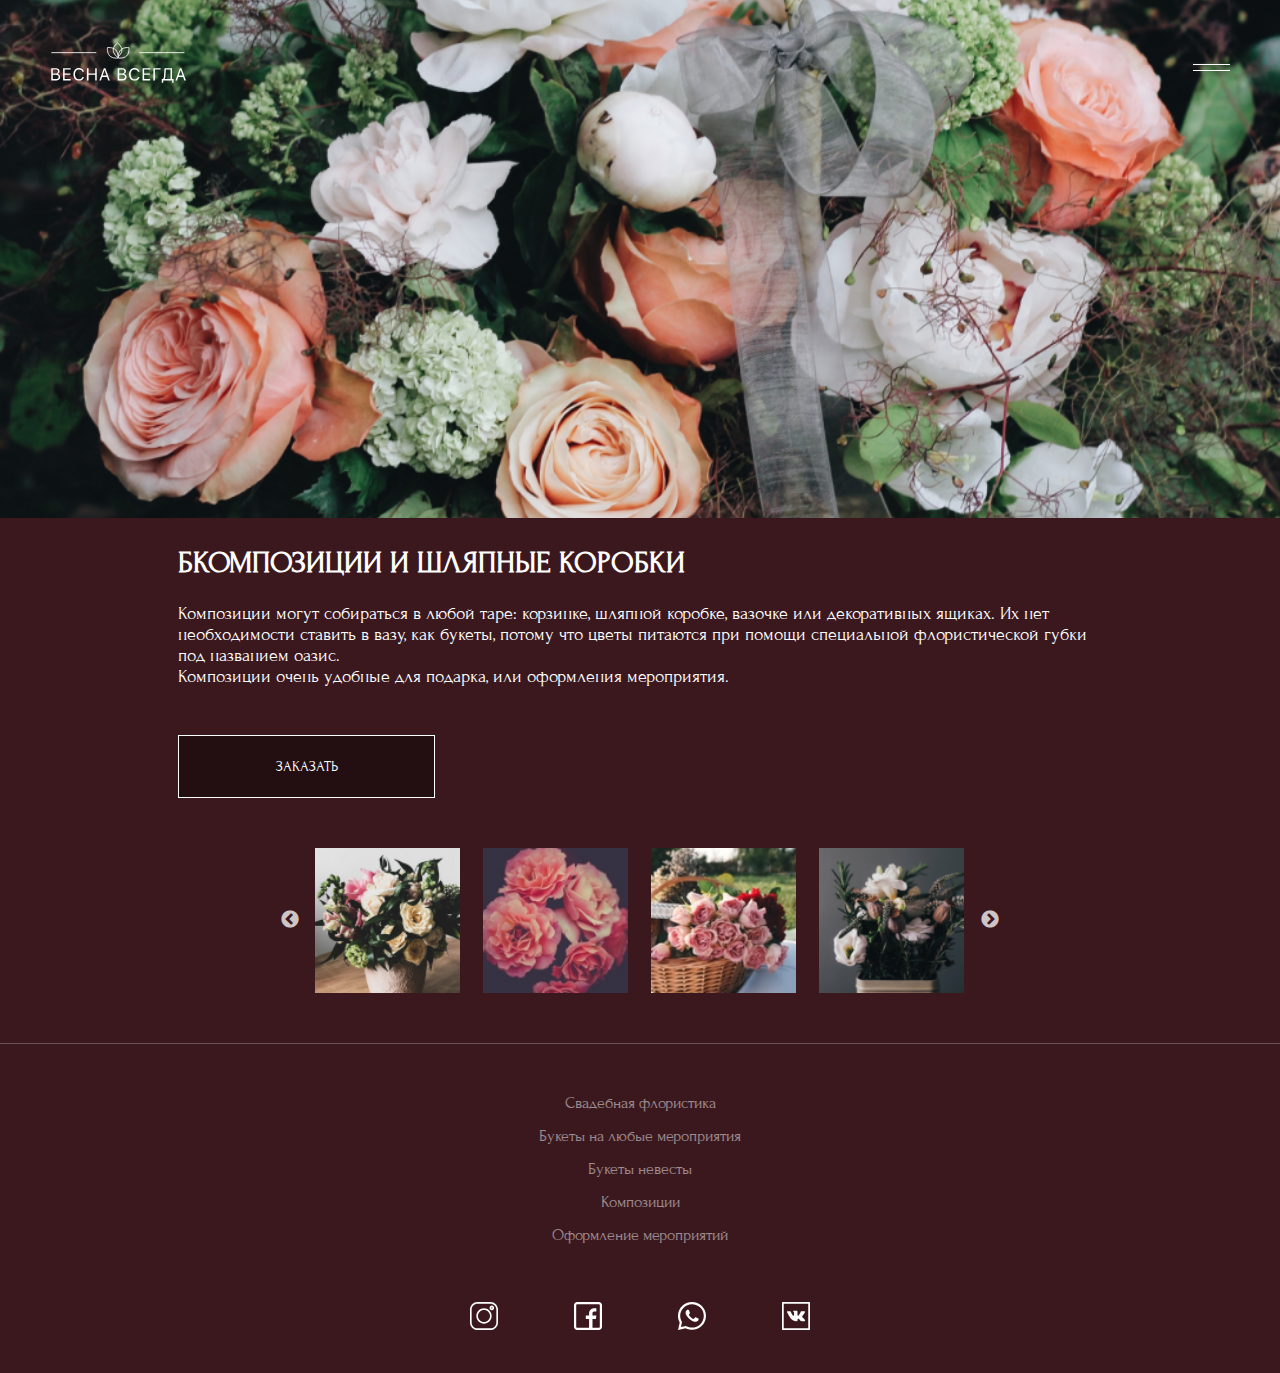
<file: composition.html>
<!DOCTYPE html>
<html lang="ru">

<head>
    <meta charset="UTF-8">
    <meta name="viewport" content="width=device-width, initial-scale=1.0">
    <meta http-equiv="X-UA-Compatible" content="ie=edge">
    <link rel="stylesheet" href="style/normalize.css">
    <link rel="stylesheet" href="style/fonts.css">
    <link rel="stylesheet" href="style/style.css">
    <link rel="stylesheet" href="js/slick/slick.css">
    <link rel="stylesheet" href="js/slick/slick-theme.css">
    <title>композиции</title>
</head>

<body>
    <h1 class="visual-hidden">Композиции</h1>
    <header class="main_header">
        <div class="wrapper">
            <a href="index.html" class="page_logo">
                <img src="img/logo.svg" alt="Всегда весна логотип">
            </a>
            <a href="#" class="menu">
                <span class="menu_burger"></span>
                Меню
            </a>
            <nav class="main_nav">
                <a href="index.html" class="menu_logo">
                    <img src="img/logo.svg" alt="Всегда весна логотип">
                </a>
                <ul class="menu_list ">
                    <li class="menu_item ">
                        <a href="waddings.html">свадебная флористика</a>
                    </li>
                    <li class="menu_item">
                        <a href="celebrations.html">букеты на любые мероприятия</a>
                    </li>
                    <li class="menu_item">
                        <a class="menu_item--active">композиции</a>
                    </li>
                    <li class="menu_item">
                        <a href="party.html">оформление мероприятий</a>
                    </li>
                </ul>
                <button type="button" class="menu_close">Закрыть меню</button>
            </nav>
        </div>
    </header>
    <main class="page_inner">
        <div class="inner_block">
            <img src="img/composition/composition-main.jpg" class="main_img" alt="Свадебные фото">
            <div class="wrapper">
                <div class="inner_desc">
                    <h2 class="h2_title waddings_title">бкомпозиции и
                        шляпные коробки</h2>
                    <p class="description">Композиции могут собираться в любой таре: корзинке, шляпной коробке, вазочке
                        или декоративных ящиках. Их нет необходимости ставить в вазу, как букеты, потому что цветы
                        питаются при помощи специальной флористической губки под названием оазис. <br>
                        Композиции очень удобные для подарка, или оформления мероприятия.
                    </p>
                    <a href="#" class="btn inner_btn order_btn">Заказать</a>
                    <div class="page_slider">
                        <div class="inner_slider">
                            <div class="inner_slide">
                                <a href="#" class="photo">
                                    <img src="img/composition/slide-preview1.jpg" alt="фото 1">
                                </a>
                            </div>
                            <div class="inner_slide">
                                <a href="#" class="photo">
                                    <img src="img/composition/slide-preview2.jpg" alt="фото 2">
                                </a>
                            </div>
                            <div class="inner_slide">
                                <a href="#" class="photo">
                                    <img src="img/composition/slide-preview3.jpg" alt="фото 3">
                                </a>
                            </div>
                            <div class="inner_slide">
                                <a href="#" class="photo">
                                    <img src="img/composition/slide-preview4.jpg" alt="фото 4">
                                </a>
                            </div>
                            <div class="inner_slide">
                                <a href="#" class="photo">
                                    <img src="img/composition/slide-preview5.jpg" alt="фото 5">
                                </a>
                            </div>
                            <div class="inner_slide">
                                <a href="#" class="photo">
                                    <img src="img/composition/slide-preview6.jpg" alt="фото 6">
                                </a>
                            </div>
                            <div class="inner_slide">
                                <a href="#" class="photo">
                                    <img src="img/composition/slide-preview7.jpg" alt="фото 7">
                                </a>
                            </div>
                            <div class="inner_slide">
                                <a href="#" class="photo">
                                    <img src="img/composition/slide-preview8.jpg" alt="фото 8">
                                </a>
                            </div>
                        </div>
                    </div>
                </div>
            </div>
            <a href="#" class="more">Больше фото в профиле <svg xmlns="http://www.w3.org/2000/svg" version="1.1"
                    xmlns:xlink="http://www.w3.org/1999/xlink" width="25" height="25" x="0" y="0"
                    viewBox="0 0 512.00096 512.00096" style="enable-background:new 0 0 512 512" xml:space="preserve"
                    class="">
                    <g>
                        <path xmlns="http://www.w3.org/2000/svg"
                            d="m373.40625 0h-234.8125c-76.421875 0-138.59375 62.171875-138.59375 138.59375v234.816406c0 76.417969 62.171875 138.589844 138.59375 138.589844h234.816406c76.417969 0 138.589844-62.171875 138.589844-138.589844v-234.816406c0-76.421875-62.171875-138.59375-138.59375-138.59375zm108.578125 373.410156c0 59.867188-48.707031 108.574219-108.578125 108.574219h-234.8125c-59.871094 0-108.578125-48.707031-108.578125-108.574219v-234.816406c0-59.871094 48.707031-108.578125 108.578125-108.578125h234.816406c59.867188 0 108.574219 48.707031 108.574219 108.578125zm0 0"
                            fill="#ffffff" data-original="#000000" class="social_svg"></path>
                        <path xmlns="http://www.w3.org/2000/svg"
                            d="m256 116.003906c-77.195312 0-139.996094 62.800782-139.996094 139.996094s62.800782 139.996094 139.996094 139.996094 139.996094-62.800782 139.996094-139.996094-62.800782-139.996094-139.996094-139.996094zm0 249.976563c-60.640625 0-109.980469-49.335938-109.980469-109.980469 0-60.640625 49.339844-109.980469 109.980469-109.980469 60.644531 0 109.980469 49.339844 109.980469 109.980469 0 60.644531-49.335938 109.980469-109.980469 109.980469zm0 0"
                            fill="#ffffff" data-original="#000000" class="social_svg"></path>
                        <path xmlns="http://www.w3.org/2000/svg"
                            d="m399.34375 66.285156c-22.8125 0-41.367188 18.558594-41.367188 41.367188 0 22.8125 18.554688 41.371094 41.367188 41.371094s41.371094-18.558594 41.371094-41.371094-18.558594-41.367188-41.371094-41.367188zm0 52.71875c-6.257812 0-11.351562-5.09375-11.351562-11.351562 0-6.261719 5.09375-11.351563 11.351562-11.351563 6.261719 0 11.355469 5.089844 11.355469 11.351563 0 6.257812-5.09375 11.351562-11.355469 11.351562zm0 0"
                            fill="#ffffff" data-original="#000000" class="social_svg"></path>
                    </g>
                </svg>
            </a>
        </div>

    </main>
    <footer class="page_inner_footer">
        <div class="wrapper">
            <ul class="footer_links_list">
                <li class="footer_link_item">
                    <a href="waddings.html">Cвадебная флористика</a>
                </li>
                <li class="footer_link_item">
                    <a href="celebrations.html">Букеты на любые мероприятия</a>
                </li>
                <li class="footer_link_item">
                    <a href="waddings.html">Букеты невесты</a>
                </li>
                <li class="footer_link_item">
                    <a href="composition.html">Композиции</a>
                </li>
                <li class="footer_link_item">
                    <a href="party.html">Оформление мероприятий</a>
                </li>
            </ul>

            <ul class="footer_social_list">
                <li class="social_item footer_social_item">
                    <a href="#" class="social_link social_link-inst">
                        <svg xmlns="http://www.w3.org/2000/svg" version="1.1" xmlns:xlink="http://www.w3.org/1999/xlink"
                            width="25" height="25" x="0" y="0" viewBox="0 0 512.00096 512.00096"
                            style="enable-background:new 0 0 512 512" xml:space="preserve" class="">
                            <g>
                                <path xmlns="http://www.w3.org/2000/svg"
                                    d="m373.40625 0h-234.8125c-76.421875 0-138.59375 62.171875-138.59375 138.59375v234.816406c0 76.417969 62.171875 138.589844 138.59375 138.589844h234.816406c76.417969 0 138.589844-62.171875 138.589844-138.589844v-234.816406c0-76.421875-62.171875-138.59375-138.59375-138.59375zm108.578125 373.410156c0 59.867188-48.707031 108.574219-108.578125 108.574219h-234.8125c-59.871094 0-108.578125-48.707031-108.578125-108.574219v-234.816406c0-59.871094 48.707031-108.578125 108.578125-108.578125h234.816406c59.867188 0 108.574219 48.707031 108.574219 108.578125zm0 0"
                                    fill="#ffffff" data-original="#000000" class="social_svg"></path>
                                <path xmlns="http://www.w3.org/2000/svg"
                                    d="m256 116.003906c-77.195312 0-139.996094 62.800782-139.996094 139.996094s62.800782 139.996094 139.996094 139.996094 139.996094-62.800782 139.996094-139.996094-62.800782-139.996094-139.996094-139.996094zm0 249.976563c-60.640625 0-109.980469-49.335938-109.980469-109.980469 0-60.640625 49.339844-109.980469 109.980469-109.980469 60.644531 0 109.980469 49.339844 109.980469 109.980469 0 60.644531-49.335938 109.980469-109.980469 109.980469zm0 0"
                                    fill="#ffffff" data-original="#000000" class="social_svg"></path>
                                <path xmlns="http://www.w3.org/2000/svg"
                                    d="m399.34375 66.285156c-22.8125 0-41.367188 18.558594-41.367188 41.367188 0 22.8125 18.554688 41.371094 41.367188 41.371094s41.371094-18.558594 41.371094-41.371094-18.558594-41.367188-41.371094-41.367188zm0 52.71875c-6.257812 0-11.351562-5.09375-11.351562-11.351562 0-6.261719 5.09375-11.351563 11.351562-11.351563 6.261719 0 11.355469 5.089844 11.355469 11.351563 0 6.257812-5.09375 11.351562-11.355469 11.351562zm0 0"
                                    fill="#ffffff" data-original="#000000" class="social_svg"></path>
                            </g>
                        </svg>
                        Instagram
                    </a>
                </li>
                <li class="social_item footer_social_item">
                    <a href="#" class="social_link social_link-fb">
                        <svg xmlns="http://www.w3.org/2000/svg" version="1.1" xmlns:xlink="http://www.w3.org/1999/xlink"
                            width="25" height="25" x="0" y="0" viewBox="0 0 512 512"
                            style="enable-background:new 0 0 512 512" xml:space="preserve" class="social_svg">
                            <g>
                                <path
                                    d="M452,0H60C26.916,0,0,26.916,0,60v392c0,33.084,26.916,60,60,60h392c33.084,0,60-26.916,60-60V60    C512,26.916,485.084,0,452,0z M472,452c0,11.028-8.972,20-20,20H338V309h61.79L410,247h-72v-43c0-16.975,13.025-30,30-30h41v-62    h-41c-50.923,0-91.978,41.25-91.978,92.174V247H216v62h60.022v163H60c-11.028,0-20-8.972-20-20V60c0-11.028,8.972-20,20-20h392    c11.028,0,20,8.972,20,20V452z"
                                    fill="#ffffff" data-original="#000000" class="social_svg"></path>
                            </g>

                        </svg>
                        Facebook
                    </a>
                </li>
                <li class="social_item footer_social_item">
                    <a href="#" class="social_link social_link-whatsapp">
                        <svg xmlns="http://www.w3.org/2000/svg" version="1.1" xmlns:xlink="http://www.w3.org/1999/xlink"
                            width="25" height="26" x="0" y="0" viewBox="0 0 512 512"
                            style="enable-background:new 0 0 512 512" xml:space="preserve" class="">
                            <g>
                                <path xmlns="http://www.w3.org/2000/svg"
                                    d="m435.921875 74.351562c-48.097656-47.917968-112.082031-74.3242182-180.179687-74.351562-67.945313 0-132.03125 26.382812-180.445313 74.289062-48.5 47.988282-75.234375 111.761719-75.296875 179.339844v.078125.046875c.0078125 40.902344 10.753906 82.164063 31.152344 119.828125l-30.453125 138.417969 140.011719-31.847656c35.460937 17.871094 75.027343 27.292968 114.933593 27.308594h.101563c67.933594 0 132.019531-26.386719 180.441406-74.296876 48.542969-48.027343 75.289062-111.71875 75.320312-179.339843.019532-67.144531-26.820312-130.882813-75.585937-179.472657zm-180.179687 393.148438h-.089844c-35.832032-.015625-71.335938-9.011719-102.667969-26.023438l-6.621094-3.59375-93.101562 21.175782 20.222656-91.90625-3.898437-6.722656c-19.382813-33.425782-29.625-70.324219-29.625-106.71875.074218-117.800782 96.863281-213.75 215.773437-213.75 57.445313.023437 111.421875 22.292968 151.984375 62.699218 41.175781 41.03125 63.84375 94.710938 63.824219 151.152344-.046875 117.828125-96.855469 213.6875-215.800781 213.6875zm0 0"
                                    fill="#ffffff" data-original="#000000" class="social_svg"></path>
                                <path xmlns="http://www.w3.org/2000/svg"
                                    d="m186.152344 141.863281h-11.210938c-3.902344 0-10.238281 1.460938-15.597656 7.292969-5.363281 5.835938-20.476562 19.941406-20.476562 48.628906s20.964843 56.40625 23.886718 60.300782c2.925782 3.890624 40.46875 64.640624 99.929688 88.011718 49.417968 19.421875 59.476562 15.558594 70.199218 14.585938 10.726563-.96875 34.613282-14.101563 39.488282-27.714844s4.875-25.285156 3.414062-27.722656c-1.464844-2.429688-5.367187-3.886719-11.214844-6.800782-5.851562-2.917968-34.523437-17.261718-39.886718-19.210937-5.363282-1.941406-9.261719-2.914063-13.164063 2.925781-3.902343 5.828125-15.390625 19.3125-18.804687 23.203125-3.410156 3.894531-6.824219 4.382813-12.675782 1.464844-5.851562-2.925781-24.5-9.191406-46.847656-29.050781-17.394531-15.457032-29.464844-35.167969-32.878906-41.003906-3.410156-5.832032-.363281-8.988282 2.570312-11.898438 2.628907-2.609375 6.179688-6.179688 9.105469-9.582031 2.921875-3.40625 3.753907-5.835938 5.707031-9.726563 1.949219-3.890625.972657-7.296875-.488281-10.210937-1.464843-2.917969-12.691406-31.75-17.894531-43.28125h.003906c-4.382812-9.710938-8.996094-10.039063-13.164062-10.210938zm0 0"
                                    fill="#ffffff" data-original="#000000" class="social_svg"></path>
                            </g>
                        </svg>
                        Whatsapp
                    </a>
                </li>
                <li class="social_item footer_social_item">
                    <a href="#" class="social_link social_link-vk">
                        <svg xmlns="http://www.w3.org/2000/svg" version="1.1" xmlns:xlink="http://www.w3.org/1999/xlink"
                            width="512" height="512" x="0" y="0" viewBox="0 0 485 485"
                            style="enable-background:new 0 0 512 512" xml:space="preserve" class="">
                            <g>
                                <path xmlns="http://www.w3.org/2000/svg"
                                    d="m144.753906 275.964844c12.160156 16.476562 26.132813 31.046875 44.183594 41.355468 20.441406 11.683594 42.449219 15.207032 65.660156 14.132813 10.84375-.519531 14.105469-3.347656 14.605469-14.152344.335937-7.402343 1.191406-14.785156 4.835937-21.4375 3.582032-6.523437 9.015626-7.757812 15.285157-3.699219 3.121093 2.050782 5.75 4.617188 8.238281 7.363282 6.109375 6.667968 12.023438 13.574218 18.351562 20.023437 7.957032 8.101563 17.394532 12.875 29.234376 11.902344l45.875.019531c7.382812-.5 11.222656-9.550781 6.984374-17.816406-2.984374-5.769531-6.902343-10.902344-11.042968-15.882812-9.375-11.261719-20.421875-20.859376-30.867188-31.046876-9.414062-9.191406-10.011718-14.527343-2.449218-25.132812 8.277343-11.585938 17.152343-22.710938 25.492187-34.234375 7.78125-10.765625 15.765625-21.515625 19.839844-34.390625 2.609375-8.21875.300781-11.839844-8.09375-13.292969-1.453125-.238281-2.964844-.238281-4.4375-.238281l-49.917969-.0625c-6.148438-.097656-9.53125 2.589844-11.703125 8.039062-2.945313 7.367188-5.96875 14.730469-9.476563 21.816407-7.917968 16.121093-16.777343 31.703125-29.195312 44.878906-2.746094 2.902344-5.792969 6.585937-10.367188 5.074219-5.710937-2.089844-7.402343-11.519532-7.304687-14.703125l-.042969-57.621094c-1.109375-8.214844-2.945312-11.898437-11.121094-13.496094h-51.847656c-6.902344 0-10.386718 2.691407-14.089844 7.007813-2.109374 2.511718-2.769531 4.121094 1.613282 4.957031 8.59375 1.628906 13.472656 7.203125 14.746094 15.824219 2.050781 13.792968 1.910156 27.640625.71875 41.472656-.339844 4.039062-1.035157 8.0625-2.632813 11.84375-2.503906 5.949219-6.566406 7.144531-11.878906 3.484375-4.792969-3.304687-8.175781-7.960937-11.503907-12.636719-12.4375-17.578125-22.347656-36.519531-30.449218-56.425781-2.328125-5.753906-6.367188-9.234375-12.457032-9.335937-14.96875-.238282-29.953124-.273438-44.941406.019531-8.996094.160156-11.683594 4.539062-8 12.71875 16.300782 36.28125 34.453125 71.546875 58.15625 103.671875zm0 0"
                                    fill="#ffffff" data-original="#000000" class="social_svg"></path>
                                <path xmlns="http://www.w3.org/2000/svg"
                                    d="m0 0v485h485v-485zm455 455h-425v-425h425zm0 0" fill="#ffffff"
                                    data-original="#000000" class="social_svg"></path>
                            </g>
                        </svg>
                        Vk
                    </a>
                </li>
            </ul>

        </div>
    </footer>

    <article class="call_back ">
        <div class="call_back_inner">
            <img src="img/review-photo.png" alt="Напишите нам">
            <form class="call_back_form">
                <h2 class="h2_title form_title">Оставьте свой номер и мы вам перезвоним!</h2>
                <label for="form_name" class="visual-hidden">Имя</label>
                <input type="text" name="form_name" id="form_name" placeholder="Имя">
                <label for="form_phone" class="visual-hidden">Телефон</label>
                <input type="text" name="form_phone" id="form_phone" placeholder="Телефон">
                <button type="submit" class="btn form_btn">Позвонить мне</button>
            </form>
            <button type="button" class="close_form">Закрыть форму</button>
        </div>
    </article>

    <script src="js/slick/jquery-3.6.0.min.js" defer></script>
    <script src="js/slick/slick.min.js" defer></script>
    <script src="js/inner_slider.js" defer></script>
    <script src="js/menu.js" defer></script>

</body>

</html>
</file>
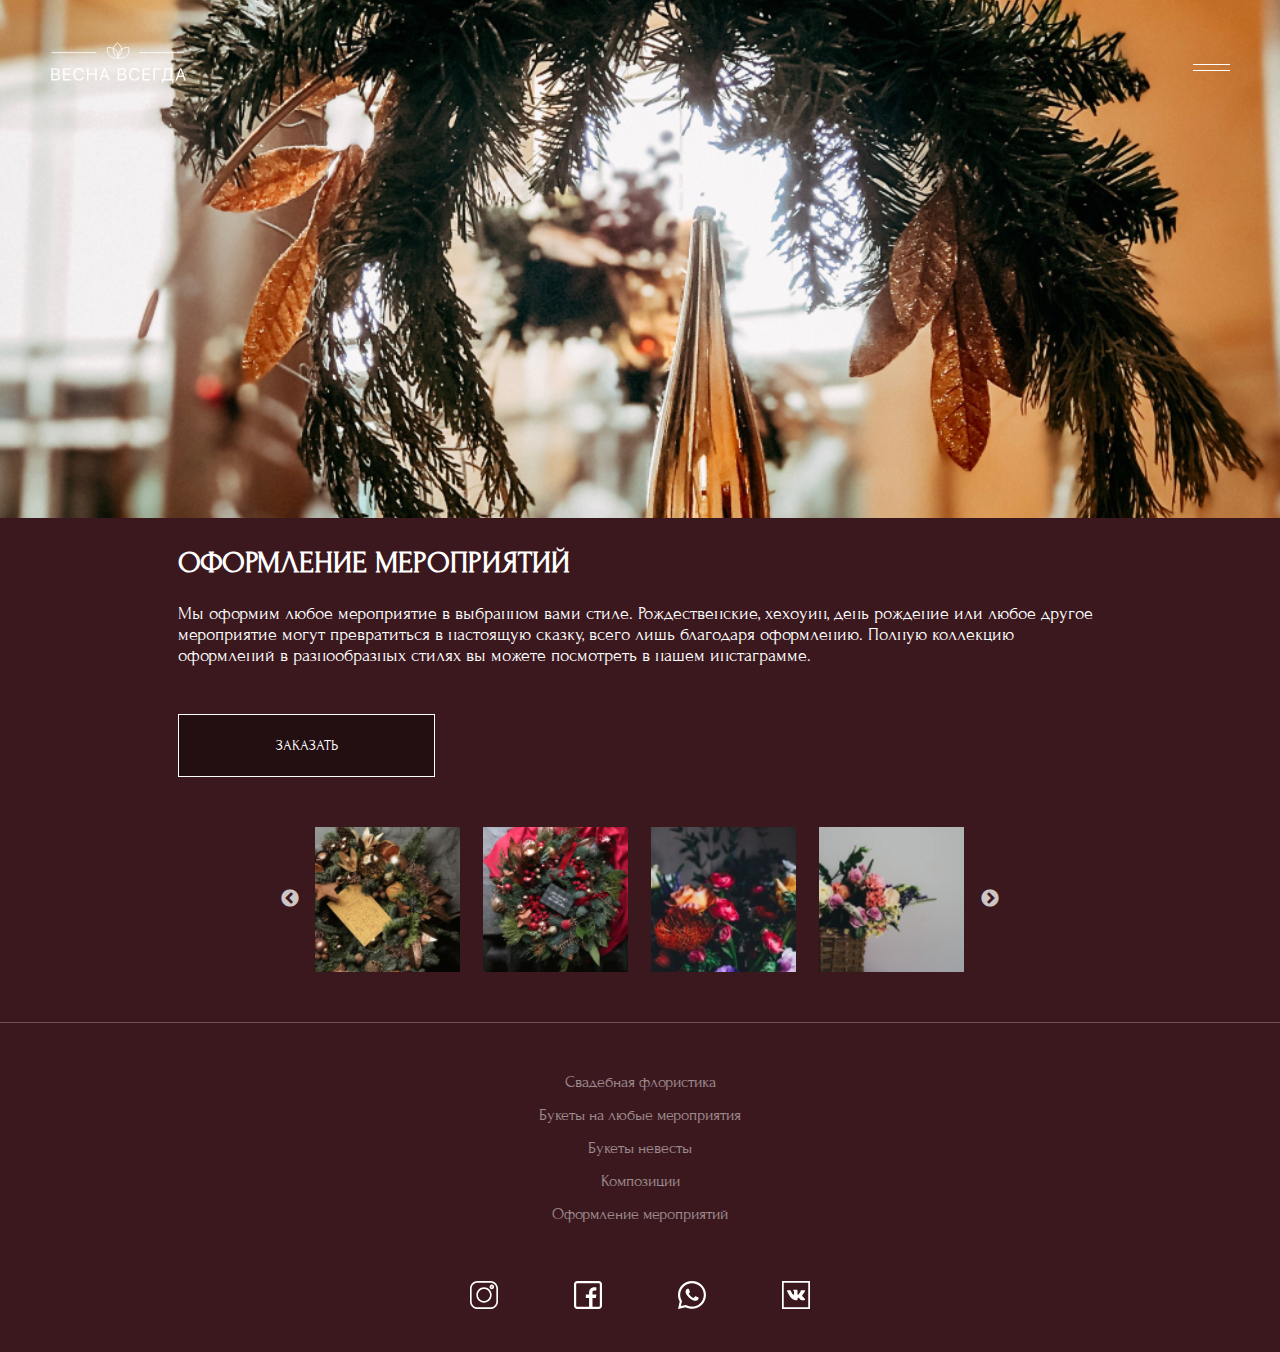
<file: party.html>
<!DOCTYPE html>
<html lang="ru">

<head>
    <meta charset="UTF-8">
    <meta name="viewport" content="width=device-width, initial-scale=1.0">
    <meta http-equiv="X-UA-Compatible" content="ie=edge">
    <link rel="stylesheet" href="style/normalize.css">
    <link rel="stylesheet" href="style/fonts.css">
    <link rel="stylesheet" href="style/style.css">
    <link rel="stylesheet" href="js/slick/slick.css">
    <link rel="stylesheet" href="js/slick/slick-theme.css">
    <title>Оформление мероприятий</title>
</head>

<body>
    <h1 class="visual-hidden">Оформление мероприятий</h1>
    <header class="main_header">
        <div class="wrapper">
            <a href="index.html" class="page_logo">
                <img src="img/logo.svg" alt="Всегда весна логотип">
            </a>
            <a href="#" class="menu">
                <span class="menu_burger"></span>
                Меню
            </a>
            <nav class="main_nav">
                <a href="index.html" class="menu_logo">
                    <img src="img/logo.svg" alt="Всегда весна логотип">
                </a>
                <ul class="menu_list ">
                    <li class="menu_item ">
                        <a href="waddings.html" >свадебная флористика</a>
                    </li>
                    <li class="menu_item">
                        <a href="celebrations.html">букеты на любые мероприятия</a>
                    </li>
                    <li class="menu_item">
                        <a href="composition.html">композиции</a>
                    </li>
                    <li class="menu_item">
                        <a class="menu_item--active">оформление мероприятий</a>
                    </li>
                </ul>
                <button type="button" class="menu_close">Закрыть меню</button>
            </nav>
        </div>
    </header>
    <main class="page_inner">
        <div class="inner_block">
            <img src="img/party/party-main.jpg" class="main_img" alt="Свадебные фото">
            <div class="wrapper">
                <div class="inner_desc">
                    <h2 class="h2_title waddings_title">оформление
                        мероприятий</h2>
                    <p class="description">Мы оформим любое мероприятие в выбранном вами стиле. Рождественские, хехоуин, день рождение или любое другое мероприятие могут превратиться в настоящую сказку, всего лишь благодаря оформлению. Полную коллекцию оформлений в разнообразных стилях вы можете посмотреть в нашем инстаграмме.</p>
                    <a href="#" class="btn inner_btn order_btn">Заказать</a>
                    <div class="page_slider">              
                        <div class="inner_slider">
                            <div class="inner_slide">
                                <a href="#" class="photo">
                                    <img src="img/party/slide-preview1.jpg" alt="фото 1">
                                </a>
                            </div>
                            <div class="inner_slide">
                                <a href="#" class="photo">
                                    <img src="img/party/slide-preview2.jpg"  alt="фото 2">
                                </a>
                            </div>
                            <div class="inner_slide">
                                <a href="#" class="photo">
                                    <img src="img/party/slide-preview3.jpg"  alt="фото 3">
                                </a>
                            </div>
                            <div class="inner_slide">
                                <a href="#" class="photo">
                                    <img src="img/party/slide-preview4.jpg"  alt="фото 4">
                                </a>
                            </div>
                            <div class="inner_slide">
                                <a href="#" class="photo">
                                    <img src="img/party/slide-preview5.jpg" alt="фото 5">
                                </a>
                            </div>
                            <div class="inner_slide">
                                <a href="#" class="photo">
                                    <img src="img/party/slide-preview6.jpg" alt="фото 6">
                                </a>
                            </div>
                            <div class="inner_slide">
                                <a href="#" class="photo">
                                    <img src="img/party/slide-preview7.jpg" alt="фото 7">
                                </a>
                            </div>
                            <div class="inner_slide">
                                <a href="#" class="photo">
                                    <img src="img/party/slide-preview8.jpg" alt="фото 8">
                                </a>
                            </div>
                        </div>
                    </div>
                </div>
            </div>
            <a href="#" class="more">Больше фото в профиле <svg xmlns="http://www.w3.org/2000/svg" version="1.1"
                    xmlns:xlink="http://www.w3.org/1999/xlink" width="25" height="25" x="0" y="0"
                    viewBox="0 0 512.00096 512.00096" style="enable-background:new 0 0 512 512" xml:space="preserve"
                    class="">
                    <g>
                        <path xmlns="http://www.w3.org/2000/svg"
                            d="m373.40625 0h-234.8125c-76.421875 0-138.59375 62.171875-138.59375 138.59375v234.816406c0 76.417969 62.171875 138.589844 138.59375 138.589844h234.816406c76.417969 0 138.589844-62.171875 138.589844-138.589844v-234.816406c0-76.421875-62.171875-138.59375-138.59375-138.59375zm108.578125 373.410156c0 59.867188-48.707031 108.574219-108.578125 108.574219h-234.8125c-59.871094 0-108.578125-48.707031-108.578125-108.574219v-234.816406c0-59.871094 48.707031-108.578125 108.578125-108.578125h234.816406c59.867188 0 108.574219 48.707031 108.574219 108.578125zm0 0"
                            fill="#ffffff" data-original="#000000" class="social_svg"></path>
                        <path xmlns="http://www.w3.org/2000/svg"
                            d="m256 116.003906c-77.195312 0-139.996094 62.800782-139.996094 139.996094s62.800782 139.996094 139.996094 139.996094 139.996094-62.800782 139.996094-139.996094-62.800782-139.996094-139.996094-139.996094zm0 249.976563c-60.640625 0-109.980469-49.335938-109.980469-109.980469 0-60.640625 49.339844-109.980469 109.980469-109.980469 60.644531 0 109.980469 49.339844 109.980469 109.980469 0 60.644531-49.335938 109.980469-109.980469 109.980469zm0 0"
                            fill="#ffffff" data-original="#000000" class="social_svg"></path>
                        <path xmlns="http://www.w3.org/2000/svg"
                            d="m399.34375 66.285156c-22.8125 0-41.367188 18.558594-41.367188 41.367188 0 22.8125 18.554688 41.371094 41.367188 41.371094s41.371094-18.558594 41.371094-41.371094-18.558594-41.367188-41.371094-41.367188zm0 52.71875c-6.257812 0-11.351562-5.09375-11.351562-11.351562 0-6.261719 5.09375-11.351563 11.351562-11.351563 6.261719 0 11.355469 5.089844 11.355469 11.351563 0 6.257812-5.09375 11.351562-11.355469 11.351562zm0 0"
                            fill="#ffffff" data-original="#000000" class="social_svg"></path>
                    </g>
                </svg>
            </a>
        </div>

    </main>
    <footer class="page_inner_footer">
        <div class="wrapper">
            <ul class="footer_links_list">
                <li class="footer_link_item">
                    <a href="waddings.html">Cвадебная флористика</a>
                </li>
                <li class="footer_link_item">
                    <a href="celebrations.html">Букеты на любые мероприятия</a>
                </li>
                <li class="footer_link_item">
                    <a href="waddings.html">Букеты невесты</a>
                </li>
                <li class="footer_link_item">
                    <a href="composition.html">Композиции</a>
                </li>
                <li class="footer_link_item">
                    <a href="party.html">Оформление мероприятий</a>
                </li>
            </ul>

            <ul class="footer_social_list">
                <li class="social_item footer_social_item">
                    <a href="#" class="social_link social_link-inst">
                        <svg xmlns="http://www.w3.org/2000/svg" version="1.1" xmlns:xlink="http://www.w3.org/1999/xlink"
                            width="25" height="25" x="0" y="0" viewBox="0 0 512.00096 512.00096"
                            style="enable-background:new 0 0 512 512" xml:space="preserve" class="">
                            <g>
                                <path xmlns="http://www.w3.org/2000/svg"
                                    d="m373.40625 0h-234.8125c-76.421875 0-138.59375 62.171875-138.59375 138.59375v234.816406c0 76.417969 62.171875 138.589844 138.59375 138.589844h234.816406c76.417969 0 138.589844-62.171875 138.589844-138.589844v-234.816406c0-76.421875-62.171875-138.59375-138.59375-138.59375zm108.578125 373.410156c0 59.867188-48.707031 108.574219-108.578125 108.574219h-234.8125c-59.871094 0-108.578125-48.707031-108.578125-108.574219v-234.816406c0-59.871094 48.707031-108.578125 108.578125-108.578125h234.816406c59.867188 0 108.574219 48.707031 108.574219 108.578125zm0 0"
                                    fill="#ffffff" data-original="#000000" class="social_svg"></path>
                                <path xmlns="http://www.w3.org/2000/svg"
                                    d="m256 116.003906c-77.195312 0-139.996094 62.800782-139.996094 139.996094s62.800782 139.996094 139.996094 139.996094 139.996094-62.800782 139.996094-139.996094-62.800782-139.996094-139.996094-139.996094zm0 249.976563c-60.640625 0-109.980469-49.335938-109.980469-109.980469 0-60.640625 49.339844-109.980469 109.980469-109.980469 60.644531 0 109.980469 49.339844 109.980469 109.980469 0 60.644531-49.335938 109.980469-109.980469 109.980469zm0 0"
                                    fill="#ffffff" data-original="#000000" class="social_svg"></path>
                                <path xmlns="http://www.w3.org/2000/svg"
                                    d="m399.34375 66.285156c-22.8125 0-41.367188 18.558594-41.367188 41.367188 0 22.8125 18.554688 41.371094 41.367188 41.371094s41.371094-18.558594 41.371094-41.371094-18.558594-41.367188-41.371094-41.367188zm0 52.71875c-6.257812 0-11.351562-5.09375-11.351562-11.351562 0-6.261719 5.09375-11.351563 11.351562-11.351563 6.261719 0 11.355469 5.089844 11.355469 11.351563 0 6.257812-5.09375 11.351562-11.355469 11.351562zm0 0"
                                    fill="#ffffff" data-original="#000000" class="social_svg"></path>
                            </g>
                        </svg>
                        Instagram
                    </a>
                </li>
                <li class="social_item footer_social_item">
                    <a href="#" class="social_link social_link-fb">
                        <svg xmlns="http://www.w3.org/2000/svg" version="1.1" xmlns:xlink="http://www.w3.org/1999/xlink"
                            width="25" height="25" x="0" y="0" viewBox="0 0 512 512"
                            style="enable-background:new 0 0 512 512" xml:space="preserve" class="social_svg">
                            <g>
                                <path
                                    d="M452,0H60C26.916,0,0,26.916,0,60v392c0,33.084,26.916,60,60,60h392c33.084,0,60-26.916,60-60V60    C512,26.916,485.084,0,452,0z M472,452c0,11.028-8.972,20-20,20H338V309h61.79L410,247h-72v-43c0-16.975,13.025-30,30-30h41v-62    h-41c-50.923,0-91.978,41.25-91.978,92.174V247H216v62h60.022v163H60c-11.028,0-20-8.972-20-20V60c0-11.028,8.972-20,20-20h392    c11.028,0,20,8.972,20,20V452z"
                                    fill="#ffffff" data-original="#000000" class="social_svg"></path>
                            </g>

                        </svg>
                        Facebook
                    </a>
                </li>
                <li class="social_item footer_social_item">
                    <a href="#" class="social_link social_link-whatsapp">
                        <svg xmlns="http://www.w3.org/2000/svg" version="1.1" xmlns:xlink="http://www.w3.org/1999/xlink"
                            width="25" height="26" x="0" y="0" viewBox="0 0 512 512"
                            style="enable-background:new 0 0 512 512" xml:space="preserve" class="">
                            <g>
                                <path xmlns="http://www.w3.org/2000/svg"
                                    d="m435.921875 74.351562c-48.097656-47.917968-112.082031-74.3242182-180.179687-74.351562-67.945313 0-132.03125 26.382812-180.445313 74.289062-48.5 47.988282-75.234375 111.761719-75.296875 179.339844v.078125.046875c.0078125 40.902344 10.753906 82.164063 31.152344 119.828125l-30.453125 138.417969 140.011719-31.847656c35.460937 17.871094 75.027343 27.292968 114.933593 27.308594h.101563c67.933594 0 132.019531-26.386719 180.441406-74.296876 48.542969-48.027343 75.289062-111.71875 75.320312-179.339843.019532-67.144531-26.820312-130.882813-75.585937-179.472657zm-180.179687 393.148438h-.089844c-35.832032-.015625-71.335938-9.011719-102.667969-26.023438l-6.621094-3.59375-93.101562 21.175782 20.222656-91.90625-3.898437-6.722656c-19.382813-33.425782-29.625-70.324219-29.625-106.71875.074218-117.800782 96.863281-213.75 215.773437-213.75 57.445313.023437 111.421875 22.292968 151.984375 62.699218 41.175781 41.03125 63.84375 94.710938 63.824219 151.152344-.046875 117.828125-96.855469 213.6875-215.800781 213.6875zm0 0"
                                    fill="#ffffff" data-original="#000000" class="social_svg"></path>
                                <path xmlns="http://www.w3.org/2000/svg"
                                    d="m186.152344 141.863281h-11.210938c-3.902344 0-10.238281 1.460938-15.597656 7.292969-5.363281 5.835938-20.476562 19.941406-20.476562 48.628906s20.964843 56.40625 23.886718 60.300782c2.925782 3.890624 40.46875 64.640624 99.929688 88.011718 49.417968 19.421875 59.476562 15.558594 70.199218 14.585938 10.726563-.96875 34.613282-14.101563 39.488282-27.714844s4.875-25.285156 3.414062-27.722656c-1.464844-2.429688-5.367187-3.886719-11.214844-6.800782-5.851562-2.917968-34.523437-17.261718-39.886718-19.210937-5.363282-1.941406-9.261719-2.914063-13.164063 2.925781-3.902343 5.828125-15.390625 19.3125-18.804687 23.203125-3.410156 3.894531-6.824219 4.382813-12.675782 1.464844-5.851562-2.925781-24.5-9.191406-46.847656-29.050781-17.394531-15.457032-29.464844-35.167969-32.878906-41.003906-3.410156-5.832032-.363281-8.988282 2.570312-11.898438 2.628907-2.609375 6.179688-6.179688 9.105469-9.582031 2.921875-3.40625 3.753907-5.835938 5.707031-9.726563 1.949219-3.890625.972657-7.296875-.488281-10.210937-1.464843-2.917969-12.691406-31.75-17.894531-43.28125h.003906c-4.382812-9.710938-8.996094-10.039063-13.164062-10.210938zm0 0"
                                    fill="#ffffff" data-original="#000000" class="social_svg"></path>
                            </g>
                        </svg>
                        Whatsapp
                    </a>
                </li>
                <li class="social_item footer_social_item">
                    <a href="#" class="social_link social_link-vk">
                        <svg xmlns="http://www.w3.org/2000/svg" version="1.1" xmlns:xlink="http://www.w3.org/1999/xlink"
                            width="512" height="512" x="0" y="0" viewBox="0 0 485 485"
                            style="enable-background:new 0 0 512 512" xml:space="preserve" class="">
                            <g>
                                <path xmlns="http://www.w3.org/2000/svg"
                                    d="m144.753906 275.964844c12.160156 16.476562 26.132813 31.046875 44.183594 41.355468 20.441406 11.683594 42.449219 15.207032 65.660156 14.132813 10.84375-.519531 14.105469-3.347656 14.605469-14.152344.335937-7.402343 1.191406-14.785156 4.835937-21.4375 3.582032-6.523437 9.015626-7.757812 15.285157-3.699219 3.121093 2.050782 5.75 4.617188 8.238281 7.363282 6.109375 6.667968 12.023438 13.574218 18.351562 20.023437 7.957032 8.101563 17.394532 12.875 29.234376 11.902344l45.875.019531c7.382812-.5 11.222656-9.550781 6.984374-17.816406-2.984374-5.769531-6.902343-10.902344-11.042968-15.882812-9.375-11.261719-20.421875-20.859376-30.867188-31.046876-9.414062-9.191406-10.011718-14.527343-2.449218-25.132812 8.277343-11.585938 17.152343-22.710938 25.492187-34.234375 7.78125-10.765625 15.765625-21.515625 19.839844-34.390625 2.609375-8.21875.300781-11.839844-8.09375-13.292969-1.453125-.238281-2.964844-.238281-4.4375-.238281l-49.917969-.0625c-6.148438-.097656-9.53125 2.589844-11.703125 8.039062-2.945313 7.367188-5.96875 14.730469-9.476563 21.816407-7.917968 16.121093-16.777343 31.703125-29.195312 44.878906-2.746094 2.902344-5.792969 6.585937-10.367188 5.074219-5.710937-2.089844-7.402343-11.519532-7.304687-14.703125l-.042969-57.621094c-1.109375-8.214844-2.945312-11.898437-11.121094-13.496094h-51.847656c-6.902344 0-10.386718 2.691407-14.089844 7.007813-2.109374 2.511718-2.769531 4.121094 1.613282 4.957031 8.59375 1.628906 13.472656 7.203125 14.746094 15.824219 2.050781 13.792968 1.910156 27.640625.71875 41.472656-.339844 4.039062-1.035157 8.0625-2.632813 11.84375-2.503906 5.949219-6.566406 7.144531-11.878906 3.484375-4.792969-3.304687-8.175781-7.960937-11.503907-12.636719-12.4375-17.578125-22.347656-36.519531-30.449218-56.425781-2.328125-5.753906-6.367188-9.234375-12.457032-9.335937-14.96875-.238282-29.953124-.273438-44.941406.019531-8.996094.160156-11.683594 4.539062-8 12.71875 16.300782 36.28125 34.453125 71.546875 58.15625 103.671875zm0 0"
                                    fill="#ffffff" data-original="#000000" class="social_svg"></path>
                                <path xmlns="http://www.w3.org/2000/svg"
                                    d="m0 0v485h485v-485zm455 455h-425v-425h425zm0 0" fill="#ffffff"
                                    data-original="#000000" class="social_svg"></path>
                            </g>
                        </svg>
                        Vk
                    </a>
                </li>
            </ul>

        </div>
    </footer>

    <article class="call_back ">
        <div class="call_back_inner">
            <img src="img/review-photo.png" alt="Напишите нам">
            <form class="call_back_form">
                <h2 class="h2_title form_title">Оставьте свой номер и мы вам перезвоним!</h2>
                <label for="form_name" class="visual-hidden">Имя</label>
                <input type="text" name="form_name" id="form_name" placeholder="Имя">
                <label for="form_phone" class="visual-hidden">Телефон</label>
                <input type="text" name="form_phone" id="form_phone" placeholder="Телефон">
                <button type="submit" class="btn form_btn">Позвонить мне</button>
            </form>
            <button type="button" class="close_form">Закрыть форму</button>
        </div>
    </article>

    <script src="js/slick/jquery-3.6.0.min.js" defer></script>
    <script src="js/slick/slick.min.js" defer></script>
    <script src="js/inner_slider.js" defer></script>
    <script src="js/menu.js" defer></script>

</body>

</html>
</file>
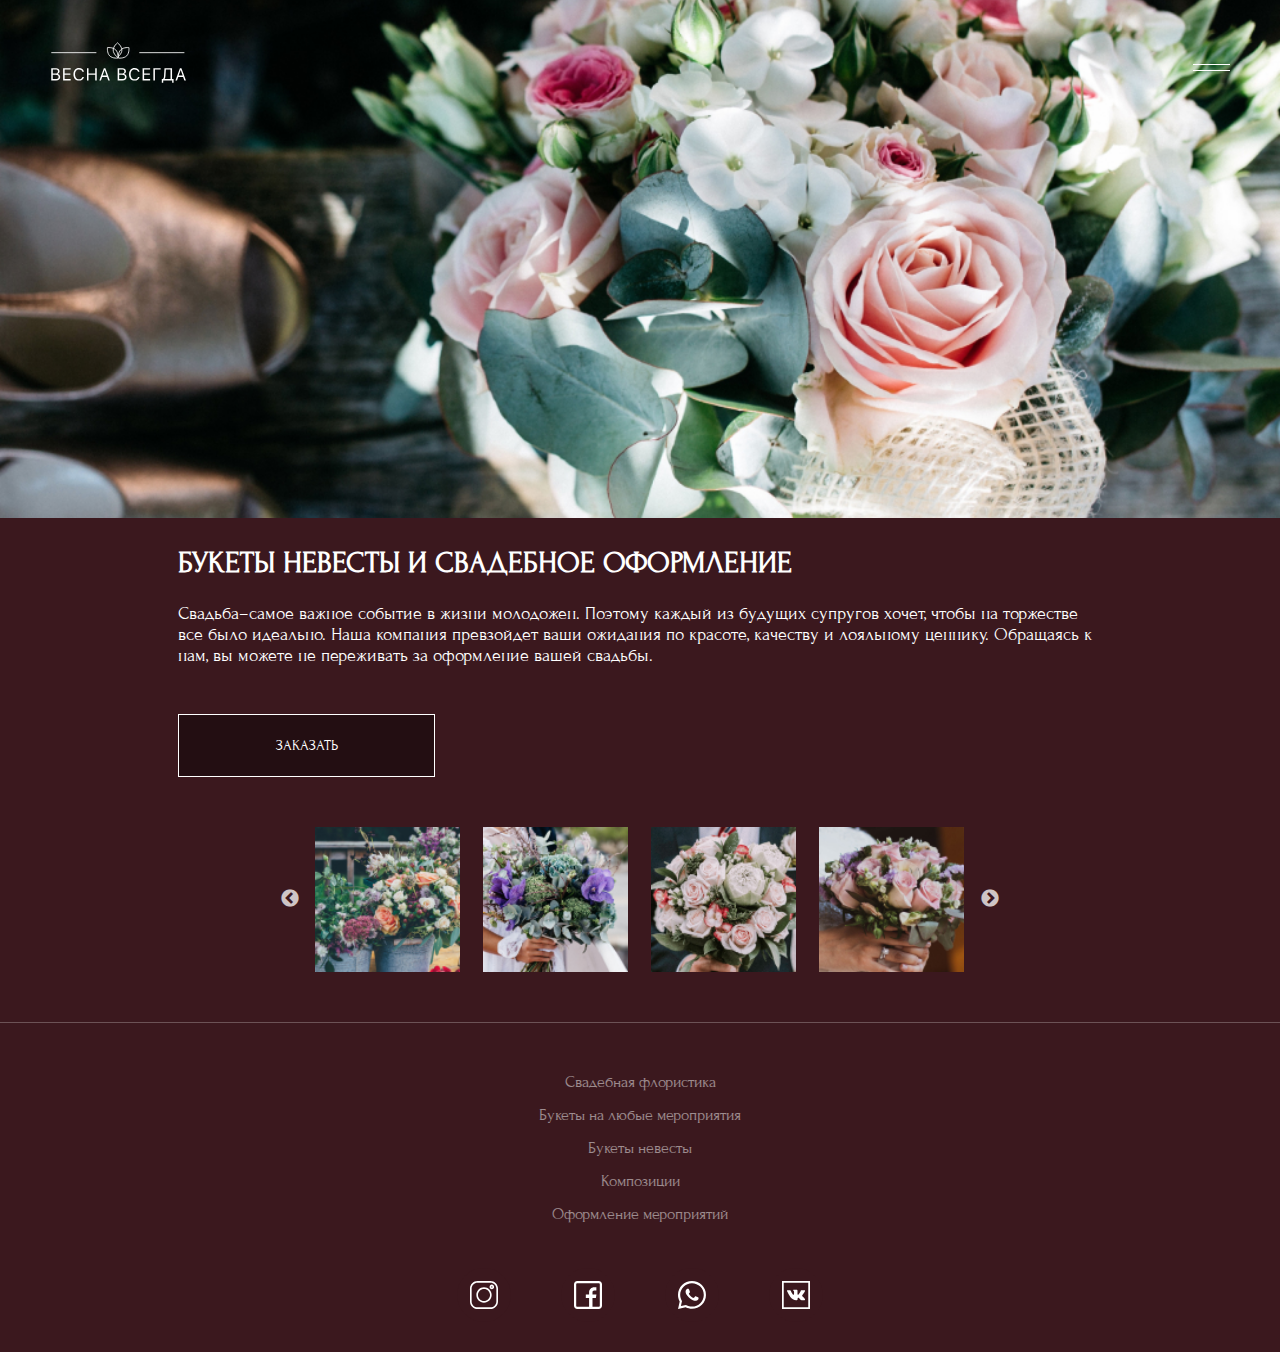
<file: waddings.html>
<!DOCTYPE html>
<html lang="ru">

<head>
    <meta charset="UTF-8">
    <meta name="viewport" content="width=device-width, initial-scale=1.0">
    <meta http-equiv="X-UA-Compatible" content="ie=edge">
    <link rel="stylesheet" href="style/normalize.css">
    <link rel="stylesheet" href="style/fonts.css">
    <link rel="stylesheet" href="style/style.css">
    <link rel="stylesheet" href="js/slick/slick.css">
    <link rel="stylesheet" href="js/slick/slick-theme.css">
    <title>Cвадебная флористика</title>
</head>

<body>
    <h1 class="visual-hidden">Свадебная флористика</h1>
    <header class="main_header">
        <div class="wrapper">
            <a href="index.html" class="page_logo">
                <img src="img/logo.svg" alt="Всегда весна логотип">
            </a>
            <a href="#" class="menu">
                <span class="menu_burger"></span>
                Меню
            </a>
            <nav class="main_nav">
                <a href="index.html" class="menu_logo">
                    <img src="img/logo.svg" alt="Всегда весна логотип">
                </a>
                <ul class="menu_list ">
                    <li class="menu_item ">
                        <a class="menu_item--active">свадебная флористика</a>
                    </li>
                    <li class="menu_item">
                        <a href="celebrations.html">букеты на любые мероприятия</a>
                    </li>
                    <li class="menu_item">
                        <a href="composition.html">композиции</a>
                    </li>
                    <li class="menu_item">
                        <a href="party.html">оформление мероприятий</a>
                    </li>
                </ul>
                <button type="button" class="menu_close">Закрыть меню</button>
            </nav>
        </div>
    </header>
    <main class="page_inner">
        <div class="inner_block">
            <img src="img/waddings/waddings-main.jpg" class="main_img" alt="Свадебные фото">
            <div class="wrapper">
                <div class="inner_desc">
                    <h2 class="h2_title waddings_title">букеты невесты и свадебное оформление</h2>
                    <p class="description">Свадьба–самое важное событие в жизни молодожен. Поэтому каждый из будущих
                        супругов хочет, чтобы на торжестве все было идеально. Наша компания превзойдет ваши ожидания по
                        красоте,
                        качеству и лояльному ценнику. Обращаясь к нам, вы можете не переживать за оформление вашей
                        свадьбы.</p>
                    <a href="#" class="btn inner_btn order_btn">Заказать</a>
                    <div class="page_slider">
                        <div class="inner_slider">
                            <div class="inner_slide">
                                <a href="#" class="photo">
                                    <img src="img/waddings/slide-preview1.jpg" alt="фото 1">
                                </a>
                            </div>
                            <div class="inner_slide">
                                <a href="#" class="photo">
                                    <img src="img/waddings/slide-preview2.jpg" alt="фото 2">
                                </a>
                            </div>
                            <div class="inner_slide">
                                <a href="#" class="photo">
                                    <img src="img/waddings/slide-preview3.jpg" alt="фото 3">
                                </a>
                            </div>
                            <div class="inner_slide">
                                <a href="#" class="photo">
                                    <img src="img/waddings/slide-preview4.jpg" alt="фото 4">
                                </a>
                            </div>
                            <div class="inner_slide">
                                <a href="#" class="photo">
                                    <img src="img/waddings/slide-preview5.jpg" alt="фото 5">
                                </a>
                            </div>
                            <div class="inner_slide">
                                <a href="#" class="photo">
                                    <img src="img/waddings/slide-preview6.jpg" alt="фото 6">
                                </a>
                            </div>
                            <div class="inner_slide">
                                <a href="#" class="photo">
                                    <img src="img/waddings/slide-preview7.jpg" alt="фото 7">
                                </a>
                            </div>
                            <div class="inner_slide">
                                <a href="#" class="photo">
                                    <img src="img/waddings/slide-preview8.jpg" alt="фото 8">
                                </a>
                            </div>
                        </div>
                    </div>
                </div>
            </div>
            <a href="#" class="more">Больше фото в профиле <svg xmlns="http://www.w3.org/2000/svg" version="1.1"
                    xmlns:xlink="http://www.w3.org/1999/xlink" width="25" height="25" x="0" y="0"
                    viewBox="0 0 512.00096 512.00096" style="enable-background:new 0 0 512 512" xml:space="preserve"
                    class="">
                    <g>
                        <path xmlns="http://www.w3.org/2000/svg"
                            d="m373.40625 0h-234.8125c-76.421875 0-138.59375 62.171875-138.59375 138.59375v234.816406c0 76.417969 62.171875 138.589844 138.59375 138.589844h234.816406c76.417969 0 138.589844-62.171875 138.589844-138.589844v-234.816406c0-76.421875-62.171875-138.59375-138.59375-138.59375zm108.578125 373.410156c0 59.867188-48.707031 108.574219-108.578125 108.574219h-234.8125c-59.871094 0-108.578125-48.707031-108.578125-108.574219v-234.816406c0-59.871094 48.707031-108.578125 108.578125-108.578125h234.816406c59.867188 0 108.574219 48.707031 108.574219 108.578125zm0 0"
                            fill="#ffffff" data-original="#000000" class="social_svg"></path>
                        <path xmlns="http://www.w3.org/2000/svg"
                            d="m256 116.003906c-77.195312 0-139.996094 62.800782-139.996094 139.996094s62.800782 139.996094 139.996094 139.996094 139.996094-62.800782 139.996094-139.996094-62.800782-139.996094-139.996094-139.996094zm0 249.976563c-60.640625 0-109.980469-49.335938-109.980469-109.980469 0-60.640625 49.339844-109.980469 109.980469-109.980469 60.644531 0 109.980469 49.339844 109.980469 109.980469 0 60.644531-49.335938 109.980469-109.980469 109.980469zm0 0"
                            fill="#ffffff" data-original="#000000" class="social_svg"></path>
                        <path xmlns="http://www.w3.org/2000/svg"
                            d="m399.34375 66.285156c-22.8125 0-41.367188 18.558594-41.367188 41.367188 0 22.8125 18.554688 41.371094 41.367188 41.371094s41.371094-18.558594 41.371094-41.371094-18.558594-41.367188-41.371094-41.367188zm0 52.71875c-6.257812 0-11.351562-5.09375-11.351562-11.351562 0-6.261719 5.09375-11.351563 11.351562-11.351563 6.261719 0 11.355469 5.089844 11.355469 11.351563 0 6.257812-5.09375 11.351562-11.355469 11.351562zm0 0"
                            fill="#ffffff" data-original="#000000" class="social_svg"></path>
                    </g>
                </svg>
            </a>
        </div>

    </main>
    <footer class="page_inner_footer">
        <div class="wrapper">
            <ul class="footer_links_list">
                <li class="footer_link_item">
                    <a href="waddings.html">Cвадебная флористика</a>
                </li>
                <li class="footer_link_item">
                    <a href="celebrations.html">Букеты на любые мероприятия</a>
                </li>
                <li class="footer_link_item">
                    <a href="waddings.html">Букеты невесты</a>
                </li>
                <li class="footer_link_item">
                    <a href="composition.html">Композиции</a>
                </li>
                <li class="footer_link_item">
                    <a href="party.html">Оформление мероприятий</a>
                </li>
            </ul>
            <ul class="footer_social_list">
                <li class="social_item footer_social_item">
                    <a href="#" class="social_link social_link-inst">
                        <svg xmlns="http://www.w3.org/2000/svg" version="1.1" xmlns:xlink="http://www.w3.org/1999/xlink"
                            width="25" height="25" x="0" y="0" viewBox="0 0 512.00096 512.00096"
                            style="enable-background:new 0 0 512 512" xml:space="preserve" class="">
                            <g>
                                <path xmlns="http://www.w3.org/2000/svg"
                                    d="m373.40625 0h-234.8125c-76.421875 0-138.59375 62.171875-138.59375 138.59375v234.816406c0 76.417969 62.171875 138.589844 138.59375 138.589844h234.816406c76.417969 0 138.589844-62.171875 138.589844-138.589844v-234.816406c0-76.421875-62.171875-138.59375-138.59375-138.59375zm108.578125 373.410156c0 59.867188-48.707031 108.574219-108.578125 108.574219h-234.8125c-59.871094 0-108.578125-48.707031-108.578125-108.574219v-234.816406c0-59.871094 48.707031-108.578125 108.578125-108.578125h234.816406c59.867188 0 108.574219 48.707031 108.574219 108.578125zm0 0"
                                    fill="#ffffff" data-original="#000000" class="social_svg"></path>
                                <path xmlns="http://www.w3.org/2000/svg"
                                    d="m256 116.003906c-77.195312 0-139.996094 62.800782-139.996094 139.996094s62.800782 139.996094 139.996094 139.996094 139.996094-62.800782 139.996094-139.996094-62.800782-139.996094-139.996094-139.996094zm0 249.976563c-60.640625 0-109.980469-49.335938-109.980469-109.980469 0-60.640625 49.339844-109.980469 109.980469-109.980469 60.644531 0 109.980469 49.339844 109.980469 109.980469 0 60.644531-49.335938 109.980469-109.980469 109.980469zm0 0"
                                    fill="#ffffff" data-original="#000000" class="social_svg"></path>
                                <path xmlns="http://www.w3.org/2000/svg"
                                    d="m399.34375 66.285156c-22.8125 0-41.367188 18.558594-41.367188 41.367188 0 22.8125 18.554688 41.371094 41.367188 41.371094s41.371094-18.558594 41.371094-41.371094-18.558594-41.367188-41.371094-41.367188zm0 52.71875c-6.257812 0-11.351562-5.09375-11.351562-11.351562 0-6.261719 5.09375-11.351563 11.351562-11.351563 6.261719 0 11.355469 5.089844 11.355469 11.351563 0 6.257812-5.09375 11.351562-11.355469 11.351562zm0 0"
                                    fill="#ffffff" data-original="#000000" class="social_svg"></path>
                            </g>
                        </svg>
                        Instagram
                    </a>
                </li>
                <li class="social_item footer_social_item">
                    <a href="#" class="social_link social_link-fb">
                        <svg xmlns="http://www.w3.org/2000/svg" version="1.1" xmlns:xlink="http://www.w3.org/1999/xlink"
                            width="25" height="25" x="0" y="0" viewBox="0 0 512 512"
                            style="enable-background:new 0 0 512 512" xml:space="preserve" class="social_svg">
                            <g>
                                <path
                                    d="M452,0H60C26.916,0,0,26.916,0,60v392c0,33.084,26.916,60,60,60h392c33.084,0,60-26.916,60-60V60    C512,26.916,485.084,0,452,0z M472,452c0,11.028-8.972,20-20,20H338V309h61.79L410,247h-72v-43c0-16.975,13.025-30,30-30h41v-62    h-41c-50.923,0-91.978,41.25-91.978,92.174V247H216v62h60.022v163H60c-11.028,0-20-8.972-20-20V60c0-11.028,8.972-20,20-20h392    c11.028,0,20,8.972,20,20V452z"
                                    fill="#ffffff" data-original="#000000" class="social_svg"></path>
                            </g>

                        </svg>
                        Facebook
                    </a>
                </li>
                <li class="social_item footer_social_item">
                    <a href="#" class="social_link social_link-whatsapp">
                        <svg xmlns="http://www.w3.org/2000/svg" version="1.1" xmlns:xlink="http://www.w3.org/1999/xlink"
                            width="25" height="26" x="0" y="0" viewBox="0 0 512 512"
                            style="enable-background:new 0 0 512 512" xml:space="preserve" class="">
                            <g>
                                <path xmlns="http://www.w3.org/2000/svg"
                                    d="m435.921875 74.351562c-48.097656-47.917968-112.082031-74.3242182-180.179687-74.351562-67.945313 0-132.03125 26.382812-180.445313 74.289062-48.5 47.988282-75.234375 111.761719-75.296875 179.339844v.078125.046875c.0078125 40.902344 10.753906 82.164063 31.152344 119.828125l-30.453125 138.417969 140.011719-31.847656c35.460937 17.871094 75.027343 27.292968 114.933593 27.308594h.101563c67.933594 0 132.019531-26.386719 180.441406-74.296876 48.542969-48.027343 75.289062-111.71875 75.320312-179.339843.019532-67.144531-26.820312-130.882813-75.585937-179.472657zm-180.179687 393.148438h-.089844c-35.832032-.015625-71.335938-9.011719-102.667969-26.023438l-6.621094-3.59375-93.101562 21.175782 20.222656-91.90625-3.898437-6.722656c-19.382813-33.425782-29.625-70.324219-29.625-106.71875.074218-117.800782 96.863281-213.75 215.773437-213.75 57.445313.023437 111.421875 22.292968 151.984375 62.699218 41.175781 41.03125 63.84375 94.710938 63.824219 151.152344-.046875 117.828125-96.855469 213.6875-215.800781 213.6875zm0 0"
                                    fill="#ffffff" data-original="#000000" class="social_svg"></path>
                                <path xmlns="http://www.w3.org/2000/svg"
                                    d="m186.152344 141.863281h-11.210938c-3.902344 0-10.238281 1.460938-15.597656 7.292969-5.363281 5.835938-20.476562 19.941406-20.476562 48.628906s20.964843 56.40625 23.886718 60.300782c2.925782 3.890624 40.46875 64.640624 99.929688 88.011718 49.417968 19.421875 59.476562 15.558594 70.199218 14.585938 10.726563-.96875 34.613282-14.101563 39.488282-27.714844s4.875-25.285156 3.414062-27.722656c-1.464844-2.429688-5.367187-3.886719-11.214844-6.800782-5.851562-2.917968-34.523437-17.261718-39.886718-19.210937-5.363282-1.941406-9.261719-2.914063-13.164063 2.925781-3.902343 5.828125-15.390625 19.3125-18.804687 23.203125-3.410156 3.894531-6.824219 4.382813-12.675782 1.464844-5.851562-2.925781-24.5-9.191406-46.847656-29.050781-17.394531-15.457032-29.464844-35.167969-32.878906-41.003906-3.410156-5.832032-.363281-8.988282 2.570312-11.898438 2.628907-2.609375 6.179688-6.179688 9.105469-9.582031 2.921875-3.40625 3.753907-5.835938 5.707031-9.726563 1.949219-3.890625.972657-7.296875-.488281-10.210937-1.464843-2.917969-12.691406-31.75-17.894531-43.28125h.003906c-4.382812-9.710938-8.996094-10.039063-13.164062-10.210938zm0 0"
                                    fill="#ffffff" data-original="#000000" class="social_svg"></path>
                            </g>
                        </svg>
                        Whatsapp
                    </a>
                </li>
                <li class="social_item footer_social_item">
                    <a href="#" class="social_link social_link-vk">
                        <svg xmlns="http://www.w3.org/2000/svg" version="1.1" xmlns:xlink="http://www.w3.org/1999/xlink"
                            width="512" height="512" x="0" y="0" viewBox="0 0 485 485"
                            style="enable-background:new 0 0 512 512" xml:space="preserve" class="">
                            <g>
                                <path xmlns="http://www.w3.org/2000/svg"
                                    d="m144.753906 275.964844c12.160156 16.476562 26.132813 31.046875 44.183594 41.355468 20.441406 11.683594 42.449219 15.207032 65.660156 14.132813 10.84375-.519531 14.105469-3.347656 14.605469-14.152344.335937-7.402343 1.191406-14.785156 4.835937-21.4375 3.582032-6.523437 9.015626-7.757812 15.285157-3.699219 3.121093 2.050782 5.75 4.617188 8.238281 7.363282 6.109375 6.667968 12.023438 13.574218 18.351562 20.023437 7.957032 8.101563 17.394532 12.875 29.234376 11.902344l45.875.019531c7.382812-.5 11.222656-9.550781 6.984374-17.816406-2.984374-5.769531-6.902343-10.902344-11.042968-15.882812-9.375-11.261719-20.421875-20.859376-30.867188-31.046876-9.414062-9.191406-10.011718-14.527343-2.449218-25.132812 8.277343-11.585938 17.152343-22.710938 25.492187-34.234375 7.78125-10.765625 15.765625-21.515625 19.839844-34.390625 2.609375-8.21875.300781-11.839844-8.09375-13.292969-1.453125-.238281-2.964844-.238281-4.4375-.238281l-49.917969-.0625c-6.148438-.097656-9.53125 2.589844-11.703125 8.039062-2.945313 7.367188-5.96875 14.730469-9.476563 21.816407-7.917968 16.121093-16.777343 31.703125-29.195312 44.878906-2.746094 2.902344-5.792969 6.585937-10.367188 5.074219-5.710937-2.089844-7.402343-11.519532-7.304687-14.703125l-.042969-57.621094c-1.109375-8.214844-2.945312-11.898437-11.121094-13.496094h-51.847656c-6.902344 0-10.386718 2.691407-14.089844 7.007813-2.109374 2.511718-2.769531 4.121094 1.613282 4.957031 8.59375 1.628906 13.472656 7.203125 14.746094 15.824219 2.050781 13.792968 1.910156 27.640625.71875 41.472656-.339844 4.039062-1.035157 8.0625-2.632813 11.84375-2.503906 5.949219-6.566406 7.144531-11.878906 3.484375-4.792969-3.304687-8.175781-7.960937-11.503907-12.636719-12.4375-17.578125-22.347656-36.519531-30.449218-56.425781-2.328125-5.753906-6.367188-9.234375-12.457032-9.335937-14.96875-.238282-29.953124-.273438-44.941406.019531-8.996094.160156-11.683594 4.539062-8 12.71875 16.300782 36.28125 34.453125 71.546875 58.15625 103.671875zm0 0"
                                    fill="#ffffff" data-original="#000000" class="social_svg"></path>
                                <path xmlns="http://www.w3.org/2000/svg"
                                    d="m0 0v485h485v-485zm455 455h-425v-425h425zm0 0" fill="#ffffff"
                                    data-original="#000000" class="social_svg"></path>
                            </g>
                        </svg>
                        Vk
                    </a>
                </li>
            </ul>

        </div>
    </footer>

    <article class="call_back ">
        <div class="call_back_inner">
            <img src="img/review-photo.png" alt="Напишите нам">
            <form class="call_back_form">
                <h2 class="h2_title form_title">Оставьте свой номер и мы вам перезвоним!</h2>
                <label for="form_name" class="visual-hidden">Имя</label>
                <input type="text" name="form_name" id="form_name" placeholder="Имя">
                <label for="form_phone" class="visual-hidden">Телефон</label>
                <input type="text" name="form_phone" id="form_phone" placeholder="Телефон">
                <button type="submit" class="btn form_btn">Позвонить мне</button>
            </form>
            <button type="button" class="close_form">Закрыть форму</button>
        </div>
    </article>

    <script src="js/slick/jquery-3.6.0.min.js" defer></script>
    <script src="js/slick/slick.min.js" defer></script>
    <script src="js/inner_slider.js" defer></script>
    <script src="js/menu.js" defer></script>

</body>

</html>
</file>
<file: style/fonts.css>
/* forum-regular - cyrillic-ext_cyrillic */
@font-face {
  font-family: 'Forum';
  font-style: normal;
  font-weight: 400;
  src: url('../fonts/forum-v16-cyrillic-ext_cyrillic-regular.eot'); /* IE9 Compat Modes */
  src: local(''),
       url('../fonts/forum-v16-cyrillic-ext_cyrillic-regular.eot?#iefix') format('embedded-opentype'), /* IE6-IE8 */
       url('../fonts/forum-v16-cyrillic-ext_cyrillic-regular.woff2') format('woff2'), /* Super Modern Browsers */
       url('../fonts/forum-v16-cyrillic-ext_cyrillic-regular.woff') format('woff'), /* Modern Browsers */
       url('../fonts/forum-v16-cyrillic-ext_cyrillic-regular.ttf') format('truetype'), /* Safari, Android, iOS */
       url('../fonts/forum-v16-cyrillic-ext_cyrillic-regular.svg#Forum') format('svg'); /* Legacy iOS */
}
</file>
<file: style/style.css>
html {
    box-sizing: border-box;
}

*,
*::after,
*::before {
    box-sizing: inherit;
}

:root {
    --main-bg: #3B181E;
}

body {
    font-family: 'Forum', sans-serif;
    font-size: 16px;
    color: #ffffff;
    padding: 0;
    max-width: 1920px;
    margin: 0 auto;
    background-color: var(--main-bg);
}


@media (min-width:320px) {

    .wrapper {
        position: relative;
        max-width: 1920px;
        padding: 0 20px;
        margin: 0 auto;
    }

    .main_header {
        min-height: 60px;
        padding: 15px 0;
        width: 100%;
        z-index: 2;
        background-color: var(--main-bg);
    }

    .main_header .wrapper {
        display: flex;
        justify-content: space-between;
        align-items: center;
    }

    .page_logo img {
        display: block;
        width: 96px;
        height: 29px;
        transition: opacity .3s linear;
    }


    .menu {
        display: flex;
        font-family: 'Forum', sans-serif;
        font-size: 0;
        text-decoration: none;
        text-transform: uppercase;
        color: #ffffff;
        transition: opacity .3s linear;
    }


    .page_logo img:hover,
    .menu:hover,
    .menu_logo img:hover {
        opacity: .5;
    }

    .menu_burger {
        position: relative;
        display: block;
        width: 37px;
        height: 15px;
        margin-right: 0px;
    }

    .menu_burger::before {
        position: absolute;
        content: "";
        width: 37px;
        height: 1px;
        background-color: #fff;
        bottom: 0;
        left: 0;
    }

    .menu_burger::after {
        position: absolute;
        content: "";
        width: 37px;
        height: 1px;
        background-color: #fff;
        bottom: 6px;
        left: 0;
    }

    .menu_list {
        list-style: none;
        margin: 0;
        padding: 0;
        margin-top: 75px;
        text-align: center;
    }

    .menu_item a {
        display: inline-block;
        width: 140px;
        font-size: 15px;
        letter-spacing: 9%;
        text-transform: uppercase;
        color: #fff;
        opacity: .5;
        transition: all 0.3s linear;
    }

    .menu_item a:hover,
    .menu_item a.menu_item--active {
        font-size: 25px;
        opacity: 1;
        width: 220px;
    }

    .menu_item:not(:last-child) {
        margin-bottom: 50px;
    }

    .menu_logo img {
        display: block;
        width: 96px;
        height: 29px;
        transition: opacity 0.3s linear;
    }

    .main_nav {
        display: none;
        flex-direction: column;
        align-items: center;
    }

    .main_nav.main_nav--active {
        display: flex;
        position: absolute;
        left: 0;
        top: 0;
        margin-top: -30px;
        padding-top: 30px;
        width: 100%;
        min-height: 568px;
        background-color: var(--main-bg);
        z-index: 97;
    }

    .menu_close {
        position: absolute;
        top: 25px;
        right: 25px;
        border: none;
        font-size: 0;
        background: transparent;
        width: 30px;
        height: 30px;
        cursor: pointer;
        opacity: 0.5;
        transition: opacity .2s linear;
    }

    .menu_close::before {
        position: absolute;
        top: 50%;
        left: 0;
        content: "";
        width: 28px;
        height: 2px;
        background-color: #fff;
        display: block;
        transform: rotate(45deg) translateY(-50%);
        transform-origin: center;
    }

    .menu_close::after {
        position: absolute;
        top: 50%;
        left: 0;
        content: "";
        width: 28px;
        height: 2px;
        background-color: #fff;
        display: block;
        transform: rotate(-45deg) translateY(-50%);
        transform-origin: center;
    }

    .menu_close:hover {
        opacity: 1;
    }

    .main_block {
        position: relative;
        min-height: 466px;
        text-align: center;
        padding-top: 105px;
        background: url("../img/phone/bacground.png") no-repeat center top;
        background-size: cover;

    }

    .main_block .wrapper {
        padding: 0;
    }

    .main_title {
        font-size: 30px;
        letter-spacing: 9%;
        text-transform: uppercase;
        font-weight: 400;
        display: block;
        width: 200px;
        margin: 0 auto;
    }


    .main_block::after {
        position: absolute;
        content: "";
        display: none;
        bottom: 0;
        left: 0;
        width: 100%;
        height: 75px;
        background: linear-gradient(0deg, #3B181E 3.33%, rgba(59, 24, 30, 0) 100%);
    }

    .btn {
        display: inline-block;
        font-size: 10px;
        letter-spacing: 15%;
        color: #fff;
        text-transform: uppercase;
        padding: 20px 30px;
        min-width: 180px;
        border: 1px solid #fff;
        background: rgba(0, 0, 0, .40);
        transition: all 0.2s ease-in;
        text-align: center;
    }

    .btn:hover {
        color: #000;
        background: #fff;
    }

    .main_btn {
        margin-top: 35px;
    }


    .social_list {
        position: relative;
        padding: 0;
        margin: 0;
        list-style: none;
        z-index: 1;
        display: flex;
        align-items: center;
        justify-content: center;
        margin-top: 70px;
    }

    .social_item {
        display: flex;
        justify-content: center;
        align-items: center;
        width: 35px;
        height: 35px;
        background: var(--main-bg);
        border-radius: 50%;
        margin-top: 0px;
        margin-left: 20px;
        margin-right: 20px;
    }

    .social_link {
        border: none;
        outline: none;
        text-decoration: none;
        color: #fff;
        font-size: 0;
    }

    .social_link svg {
        width: 18px;
        height: 18px;
    }

    .social_svg {
        transition: all .5s ease;
    }

    .social_link-inst svg:hover path {
        fill: #000;
    }

    .social_link-fb svg:hover path {
        fill: #000;
    }


    .social_link-whatsapp svg:hover path {
        fill: #000;

    }

    .social_link-vk svg:hover path {
        fill: #000;
    }


    .scroll_to {
        position: absolute;
        left: 50%;
        bottom: -80px;
        color: #fff;
        outline: none;
        transform: translateX(-50%);
        transition: opacity .4s linear;
        font-size: 0;
    }

    .scroll_to img {
        width: 27px;
        height: 43px;
    }

    .scroll_to:hover {
        opacity: .4;
    }

    .mouse_logo {
        display: none;
        width: 37px;
        height: 57px;
        position: absolute;
        left: 50%;
        transform: translateX(-50%);
        bottom: -160px;
    }


    .h2_title {
        display: block;
        position: relative;
        font-size: 20px;
        letter-spacing: 6%;
        line-height: 170%;
        text-transform: uppercase;
    }

    .catalog_title {
        text-align: left;
        margin-top: 100px;
    }

    .catalog_title::before {
        display: none;
        position: absolute;
        bottom: -20px;
        left: 50%;
        content: "";
        width: 85px;
        height: 2px;
        background-color: #fff;
        transform: translateX(-50%);
    }


    .catalog_title::after {
        display: none;
        position: absolute;
        width: 100%;
        content: "Каталог Услуг";
        top: 20px;
        left: 50%;
        transform: translateX(-50%);
        font-family: 'Forum';
        font-style: normal;
        font-weight: 400;
        font-size: 220px;
        line-height: 243px;
        text-align: center;
        letter-spacing: 0.06em;
        text-transform: uppercase;
        color: #FFFFFF;
        opacity: 0.03;
    }


    .slider {
        display: block;
        min-height: 450px;
        padding: 20px 0;
    }


    .slide.slick-slide {
        position: relative;
        width: 330px;
        height: 450px;
        background: #000;
        overflow: hidden;
        margin-right: 15px;
        margin-left: 15px;
    }

    .slider_wrapper {
        margin-left: -15px;
        margin-right: -15px;
    }

    .slide a img {
        display: block;
        width: 100%;
        height: 100%;
        object-fit: cover;
        transition: opacity .2s ease;
    }


    .slide_desc {
        position: absolute;
        left: 0;
        padding: 30px 20px;
        bottom: 0;
        cursor: pointer;
        transform: translateY(85px);
        transition: transform .2s linear;
    }

    .slide:hover a img {
        opacity: .4;
    }

    .slide:hover .slide_desc {
        transform: translateY(0);
    }

    .slide_title {
        text-transform: uppercase;
        font-size: 16px;
        color: #fff;
    }

    .slide_btn {
        color: #000;
        background: #fff;
    }

    .slide_btn:hover {
        color: #fff;
        background: rgba(0, 0, 0, .40);
    }

    .slider_wrapper .slick-dots {
        bottom: -50px;
    }

    .slider_wrapper .slick-dots li {
        width: 63px;
        height: 3px;
    }

    .slider_wrapper .slick-dots li button {
        padding: 0;
        width: 63px;
        height: 3px;
    }

    .slider_wrapper .slick-dots li button::before {
        width: 63px;
        height: 3px;
        content: "";
        background: #fff;
    }


    .promoution {
        margin-top: 35px;
        margin-bottom: 70px;
    }

    .promoution_inner {
        display: flex;
        flex-wrap: wrap;
        justify-content: space-around;

    }

    .promoution_desc {
        width: 100%;
        order: 1;
        align-items: center;
    }

    .promoution_title {
        display: inline-block;
        width: 230px;
        line-height: 170%;

    }

    .promoution_desc p {
        font-size: 14px;
        line-height: 170%;
    }

    .promoution_btn {
        margin-top: 40px;
        border-color: #000;
        background: rgba(0, 0, 0, 1);
    }


    .promoution_title::before {
        position: absolute;
        bottom: -20px;
        left: 0%;
        content: "";
        width: 85px;
        height: 2px;
        background-color: #fff;
    }

    .promoution_inner img {
        display: block;
        max-width: 697px;
        width: 100%;
        height: auto;
        margin-bottom: 25px
    }


    footer .wrapper {
        border-top: 1px solid;
        border-color: rgba(255, 255, 255, .25);
    }

    .footer_links_list {
        list-style: none;
        padding: 20px 0;
        margin: 0;
        margin-top: 30px;
        display: flex;
        align-items: center;
        justify-content: center;
        flex-direction: column;
    }

    .footer_link_item {
        margin-bottom: 15px;
    }

    .footer_link_item a {
        color: #fff;
        font-size: 16px;
        margin-left: 25px;
        margin-right: 25px;
        opacity: .5;
        transition: opacity .4s linear;
    }

    .footer_link_item a:hover {
        opacity: 1;
    }

    .footer_social_list {
        min-width: 260px;
        list-style: none;
        outline: none;
        padding: 0;
        margin: 0;
        margin-top: 10px;
        margin-bottom: 30px;
        display: flex;
        align-items: center;
        justify-content: center;
    }

    .social_item.footer_social_item {
        margin: 0;
        margin-left: 25px;
        margin-right: 25px;
    }

    .call_back_inner {
        display: flex;
        justify-content: center;
        max-width: 720px;
        margin: 85px auto;
        position: relative;
        background-color: var(--main-bg);
    }

    .call_back_inner img {
        display: none;
        width: 100%;
        height: auto;
        object-fit: cover;
    }

    .call_back_form {
        max-width: 380px;
        display: flex;
        flex-direction: column;
        justify-content: center;
        align-items: center;
        text-align: center;
        padding: 20px;
    }

    .form_title {
        font-weight: 400;
        font-size: 20px;
        margin: 0;
        margin-top: 60px;
        margin-bottom: 28px;
    }

    .call_back_form input {
        max-width: 348px;
        width: 100%;
        font-size: 15px;
        background-color: transparent;
        padding: 15px 20px;
        color: #fff;
        border: 1px solid rgba(246, 246, 249, 0.2);
        margin-bottom: 15px;
        cursor: pointer;
    }

    .call_back_form input:focus,
    .call_back_form input:active {
        outline: none;
        border: 1px solid rgba(246, 246, 249, 1);
    }

    .form_btn {
        margin-bottom: 50px;
        margin-top: 25px;
        background-color: #fff;
        color: #000;
        cursor: pointer;
        transition: background-color .4s ease;
    }

    .form_btn:hover {
        color: #fff;
        background: rgba(0, 0, 0, .40);
    }

    .close_form {
        position: absolute;
        right: 20px;
        top: 20px;
        background: transparent;
        font-size: 0;
        width: 28px;
        height: 26px;
        cursor: pointer;
        border: none;
        opacity: .4;
        transition: opacity 0.4s linear;
    }

    .close_form:hover {
        opacity: 1;
    }

    .close_form::before {
        position: absolute;
        top: 50%;
        left: 0;
        content: "";
        width: 28px;
        height: 2px;
        background-color: #fff;
        display: block;
        transform: rotate(45deg) translateY(-50%);
        transform-origin: center;
    }

    .close_form::after {
        position: absolute;
        top: 50%;
        left: 0;
        content: "";
        width: 28px;
        height: 2px;
        background-color: #fff;
        display: block;
        transform: rotate(-45deg) translateY(-50%);
        transform-origin: center;
    }

    .call_back {
        display: none;
        position: fixed;
        padding: 0 15px;
        top: 0;
        left: 0;
        right: 0;
        bottom: 0;
        z-index: 99;
        overflow-y: scroll;
        background-color: rgba(0, 0, 0, .60);
    }

    .call_back-active {
        display: block;
    }

    /*------Inner page 320-----------*/

    .page_inner {
        position: relative;
    }

    .page_inner::before {
        display: none;
    }

    .inner_block {
        position: relative;
        display: flex;
        height: auto;
        flex-direction: column;
    }

    .inner_block .main_img {
        display: block;
        width: 100%;
        height: 518px;
        object-fit: cover;

    }

    .inner_block .wrapper {
        padding: 0 15px;
        margin: 0;
    }


    .inner_desc {
        margin: 0 auto;
        max-width: 924px;
        width: 100%;
        padding: 0;
    }


    .waddings_title {
        line-height: 100%;
        margin-top: 30px;
    }


    .description {
        font-size: 18px;
    }

    .inner_btn {
        margin-top: 30px;
        min-width: 135px;
    }

    .page_slider {
        max-width: 320px;
        margin: 0 auto;
        overflow: hidden;
    }

    .inner_slider {
        margin-top: 50px;
        margin-bottom: 50px;
        margin-left: 0px;
        margin-right: -15px;
    }

    .inner_slide a img{
        cursor: zoom-in;
    }

    .slide_previewer{
        position: fixed;
        top: 0;
        left: 0;
        right: 0;
        bottom: 0;
        background-color: rgba(0, 0, 0, .9);
        z-index: 98;
        display: none;
        align-items: center;
        justify-content: center;
    }

    .slide_previewer--active{
        display:  flex;
    }
    
    .slide_previewer a img{
        cursor: zoom-out;
    }

    .close_preview{
        display: block;
        position: absolute;
        top: 10%;
        right: 10%;
        width: 32px;
        height: 32px;
        font-size: 0;
        background: transparent;
        border: 3px solid white;
        opacity: .8;
        border-radius: 50%;
        cursor: pointer;
    }


    .close_preview::before{
        position: absolute;
        content: "";
        width: 15px;
        height: 3px;
        background: #fff;
        left: 50%;
        top: 50%;
        transform: translate(-50%, -50%) rotate(45deg);
    }

    .close_preview::after{
        position: absolute;
        content: "";
        width: 15px;
        height: 3px;
        background: #fff;
        left: 50%;
        top: 50%;
        transform: translate(-50%, -50%) rotate(-45deg);
    }




    .inner_slide {
        margin-left: 0px;
        margin-right: 15px;
    }

    .inner_slide img {
        display: block;
        width: 75px;
        height: 75px;
        object-fit: cover;
        cursor: pointer;
    }

    .more {
        display: none;
    }

}

/*----------------------------------------------------------*/
@media (min-width:768px) {
    .wrapper {
        padding: 0 50px;
    }

    .main_header {
        position: absolute;
        top: 0;
        left: 0;
        margin-top: 40px;
        padding: 0;
        background-color: transparent;
    }

    .page_logo img {
        width: 137px;
        height: 47px;
    }


    .menu_item a {
        width: 300px;
        font-size: 30px;
    }

    .menu_item a:hover,
    .menu_item a.menu_item--active {
        font-size: 45px;
        width: 400px;
    }

    .menu_item:not(:last-child) {
        margin-bottom: 65px;
    }

    .menu_list {
        margin-top: 150px;
    }

    .menu_logo img {
        width: 137px;
        height: 47px;

    }


    .main_nav.main_nav--active {
        min-height: 1042px;
        margin-top: -112px;
        padding-top: 112px;
    }

    .menu_close {
        position: absolute;
        top: 120px;
        right: 55px;
    }

    .main_block {
        min-height: 1024px;
        padding-top: 330px;
        background: url("../img/pad/bacground.png") no-repeat center top;
        background-size: cover
    }

    .main_title {
        font-size: 70px;
        width: 570px;
    }

    .btn {
        font-size: 15px;
        padding: 22px 40px;
        min-width: 257px;
    }

    .main_btn {
        margin-top: 80px;
    }

    .social_list {
        margin-top: 200px;
    }

    .social_item {
        width: 54px;
        height: 54px;
        margin-left: 40px;
        margin-right: 40px;
    }

    .social_link svg {
        width: 28px;
        height: 28px;
    }

    .scroll_to {
        bottom: -80px;
    }

    .h2_title {
        font-size: 30px;
        letter-spacing: 6%;
        line-height: auto;
    }

    .catalog_title {
        text-align: center;
    }

    .catalog_title::before {
        display: block;
        position: absolute;
        bottom: -20px;
        left: 50%;
        content: "";
        width: 85px;
        height: 2px;
        background-color: #fff;
        transform: translateX(-50%);
    }


    .slider {
        padding: 30px 0;
    }


    .slide_desc {
        padding: 30px;
        transform: translateY(95px);
    }


    .promoution {
        margin-top: 100px;
        margin-bottom: 100px;
    }


    .promoution_desc {
        width: 510px;
        text-align: center;
    }

    .promoution_title {
        width: 100%;
    }

    .promoution_btn {
        margin-top: 15px;
    }


    .promoution_title::before {
        left: 50%;
        transform: translateX(-50%);

    }

    .promoution_inner img {
        max-width: 455px;
        margin-bottom: 30px
    }

    .call_back_inner img {
        display: block;
    }

    .call_back_form {
        padding: 45px;
    }

    .form_title {
        font-size: 30px;
    }

    .call_back_form input {
        font-size: 20px;
        padding: 20px 30px;

    }



    /*------Inner page 768-----------*/

    .inner_block .wrapper {
        padding: 0 50px;
        margin: 0;
    }

    .page_slider {
        max-width: 650px;
        overflow: unset;
    }

    .inner_slider {
        margin-left: -10px;
        margin-right: -10px;
    }

    .inner_slide {
        margin-left: 10px;
        margin-right: 10px;
    }

    .inner_slide img {
        width: 145px;
        height: 145px;
    }


}

@media (min-width:1279px) {
    .main_block {

        padding-top: 220px;
    }

    .main_title {
        width: 100%;
    }

    .main_btn {
        margin-top: 80px;
    }

    .social_list {
        margin-top: 80px;
    }
}

@media (min-width:1920px) {
    .wrapper {
        padding: 0 90px;
    }

    .main_header {
        margin-top: 80px;
        min-height: 70px;
    }

    .menu {
        font-size: 20px;
    }

    .menu_burger {
        width: 23px;
        height: 15px;
        margin-right: 15px;
    }

    .menu_burger::before {
        width: 23px;
    }

    .menu_burger::after {
        width: 23px;
    }

    .menu_item a {
        width: 380px;
        font-size: 35px;
    }

    .menu_item a.menu_item--active {
        width: 380px;
        font-size: 35px;
        opacity: 1;
    }


    .menu_item:not(:last-child) {
        margin-bottom: 70px;
    }

    .menu_list {
        margin-top: 200px;
    }

    .menu_logo img {
        width: 158px;
        height: 49px;

    }


    .main_nav.main_nav--active {
        margin-top: -80px;
        padding-top: 80px;
        height: 100vh
    }

    .menu_close {
        top: 85px;
        right: 100px;
    }


    .main_block {
        height: 100vh;
        padding-top: 320px;
        background: url("../img/bacground.png") no-repeat center top;
    }


    .main_block .wrapper {
        padding: 0 90px;
    }


    .main_title {
        font-size: 120px;
        width: 820px;
    }

    .main_block::after {
        display: block;
    }

    .btn {
        font-size: 12px;
        padding: 20px 30px;
    }

    .main_btn {
        margin-top: 80px;
    }


    .social_list {
        display: block;
        position: absolute;
        left: 95px;
        bottom: -120px;
        padding: 0;
        margin: 0;
        z-index: 99;
    }

    .social_item {
        display: block;
        width: auto;
        height: auto;
        margin: 0;
        margin-top: 25px;
        background: transparent;
    }

    .social_link svg {
        width: 25px;
        height: 25px;
    }



    .scroll_to {
        transform: rotate(90deg);
        right: -95px;
        left: auto;
        bottom: 10px;
        font-size: 20px;
        transform-origin: top left;
    }

    .scroll_to img {
        transform: rotate(-90deg);
        width: 15px;
        height: 15px;
        margin-left: 20px;
    }


    .mouse_logo {
        display: block;
    }

    .catalog_title {
        margin-top: 180px;
    }


    .catalog_title::after {
        display: block;

    }

    .slider {
        padding: 100px 0;
    }


    .slide_desc {
        transform: translateY(85px);
    }

    .slide.slick-slide {
        margin-right: 30px;
        margin-left: 30px;
    }

    .slider_wrapper {
        margin-left: -30px;
        margin-right: -30px;
    }

    .promoution {
        margin-top: 65px;
        margin-bottom: 170px;
    }

    .promoution_desc {
        width: 390px;
        order: 0;
        text-align: left;

    }

    .promoution_title {
        width: 230px;
    }

    .promoution_btn {
        margin-top: 45px;
    }

    .promoution_title::before {
        left: 0%;
        transform: translateX(0);
    }

    .promoution_inner img {
        max-width: 697px;
    }

    .footer_links_list {
        margin-top: 0px;
        flex-direction: row;
    }

    .footer_link_item {
        margin-bottom: 0px;
    }

    /*------Inner page 1920-----------*/

    .page_inner::before {
        position: absolute;
        content: "";
        display: block;
        width: 966px;
        top: 30px;
        left: 30px;
        bottom: 30px;
        border: 1px solid rgba(255, 255, 255, .25);
        z-index: 1;
    }

    .inner_block {
        flex-direction: row;
        height: 100vh;
    }


    .inner_block .main_img {
        max-width: 966px;
        width: 100%;
        height: auto;
    }

    .inner_desc {
        margin: 0;
        padding-left: 65px;
    }


    .waddings_title {
        line-height: 100%;
        font-size: 50px;
        margin-top: 250px;
    }

    .page_slider {
        margin: 0;
        max-width: 550px;      
    }

    .more {
        display: block;
        position: absolute;
        bottom: 45px;
        right: 95px;
        font-size: 18px;
        color: #fff;
        transition: opacity 0.4s linear;
    }

    .more svg {
        margin-left: 30px;
        width: 16px;
        height: 16px;
    }


    .more:hover {
        opacity: 0.4;
    }


    .inner_slider {
        margin-top: 100px;
        margin-left: -10px;
        margin-right: -10px;
    }

    .inner_slide {
        margin-left: 10px;
        margin-right: 10px;
    }

    .inner_slide img {
        width: 123px;
        height: 123px;
    }



}








.visual-hidden:not(:focus):not(:active),
input[type="radio"].visual-hidden,
input[type="checkbox"].visual-hidden {
    position: absolute;
    width: 1px;
    height: 1px;
    margin: -1px;
    border: 0;
    padding: 0;
    white-space: nowrap;
    -webkit-clip-path: inset(100%);
    clip-path: inset(100%);
    clip: rect(0 0 0 0);
    overflow: hidden;
}
</file>
